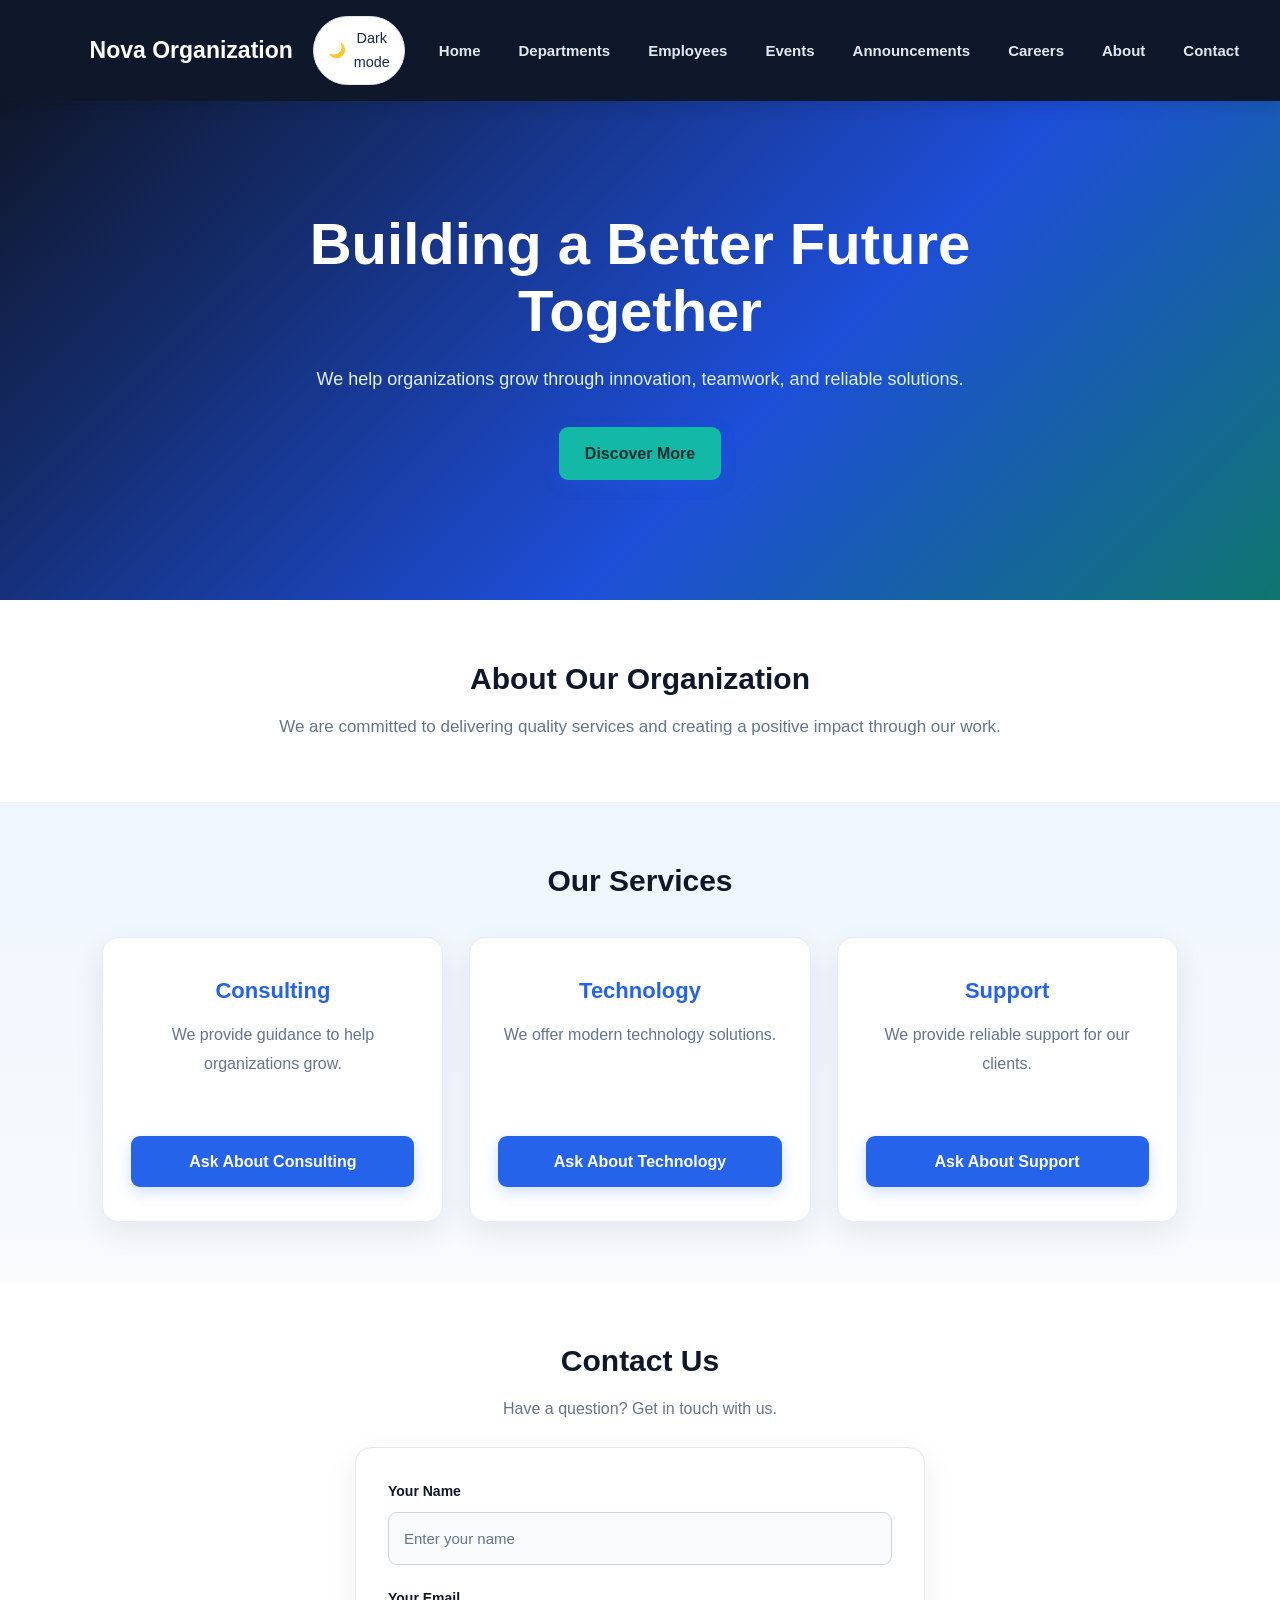
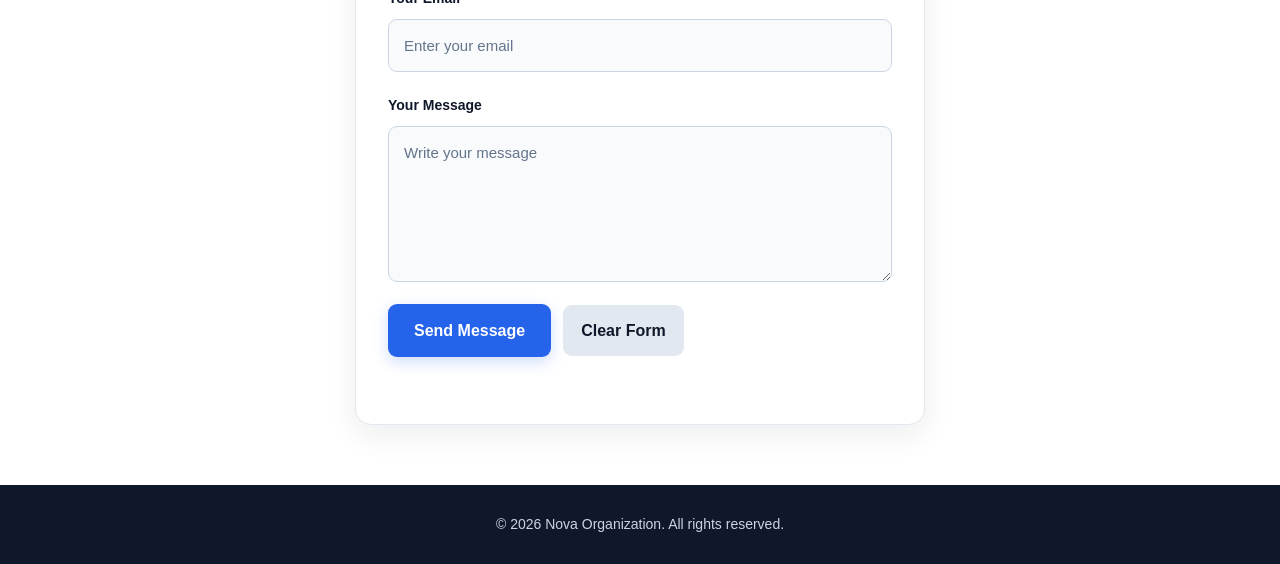
<file: ORGANISATION WEBSITE/index.html>
<!DOCTYPE html>
<html lang="en">
<head>
    <meta charset="UTF-8">
    <meta name="viewport" content="width=device-width, initial-scale=1.0">
    <title>Nova Organization</title>
    <meta name="description" content="Nova Organization provides consulting, technology, and support services.">
    <link rel="stylesheet" href="style.css">
</head>
<body>

    <!-- Navigation -->
    <header>
        
<nav class="navbar">
    <h2 class="logo">Nova Organization</h2>

    <button id="themeToggle" class="theme-toggle"
            type="button"
            aria-label="Switch to dark mode"
            aria-pressed="false">
        <span id="themeIcon" aria-hidden="true">🌙</span>
        <span id="themeLabel">Dark mode</span>
    </button>

    <ul class="nav-links">
    <li><a href="index.html">Home</a></li>
    <li><a href="departments.html">Departments</a></li>
    <li><a href="employees.html">Employees</a></li>
    <li><a href="events.html">Events</a></li>
    <li><a href="news.html">Announcements</a></li>
    <li><a href="careers.html">Careers</a></li>
    <li><a href="#about">About</a></li>
    <li><a href="#contact">Contact</a></li>
</ul>
</nav>

    </header>

    <main id="main-content">

        <!-- Hero -->
        <section id="home" class="hero">
            <h1>Building a Better Future Together</h1>
            <p>We help organizations grow through innovation,
                teamwork, and reliable solutions.</p>
            <button type="button" id="learnMoreBtn" class="btn">
                Discover More
            </button>
        </section>

        <!-- About -->
        <section id="about" class="section">
            <h2>About Our Organization</h2>
            <p>We are committed to delivering quality services
                and creating a positive impact through our work.</p>
        </section>


        <!-- Services -->
        <section id="services" class="section">
            <h2>Our Services</h2>

            <div class="service-container">
                <article class="service-card">
                    <h3>Consulting</h3>
                    <p>We provide guidance to help organizations grow.</p>
                    <button type="button" class="btn service-action"
                            data-service="Consulting">
                        Ask About Consulting
                    </button>
                </article>

                <article class="service-card">
                    <h3>Technology</h3>
                    <p>We offer modern technology solutions.</p>
                    <button type="button" class="btn service-action"
                            data-service="Technology">
                        Ask About Technology
                    </button>
                </article>

                <article class="service-card">
                    <h3>Support</h3>
                    <p>We provide reliable support for our clients.</p>
                    <button type="button" class="btn service-action"
                            data-service="Support">
                        Ask About Support
                    </button>
                </article>
            </div>
        </section>

        <!-- Contact -->
        <section id="contact" class="section contact-section">
            <h2>Contact Us</h2>
            <p>Have a question? Get in touch with us.</p>

            <form id="contactForm">
                <label for="name">Your Name</label>
                <input type="text" id="name" name="name"
                       placeholder="Enter your name"
                       autocomplete="name" required>

                <label for="email">Your Email</label>
                <input type="email" id="email" name="email"
                       placeholder="Enter your email"
                       autocomplete="email" required>

                <label for="message">Your Message</label>
                <textarea id="message" name="message"
                          placeholder="Write your message"
                          rows="5" required></textarea>
                          

                <div class="form-buttons">
                    <button type="submit" class="btn">
                        Send Message
                    </button>
                    <button type="reset" class="reset-btn">
                        Clear Form
                    </button>
                </div>

                <!-- Success message appears here -->
                <p id="formMessage" role="status"
                   aria-live="polite"></p>
            </form>
        </section>

        
    <!-- Footer -->
    <footer>
        <p>&copy; <span id="currentYear"></span>
            Nova Organization. All rights reserved.</p>
    </footer>

    <!-- Back to Top -->
    <button type="button" id="backToTop"
            title="Back to top" aria-label="Back to top">
        ↑
    </button>

    <!-- Load JavaScript once -->
    <script src="script.js"></script>
</body>
</html>
</file>
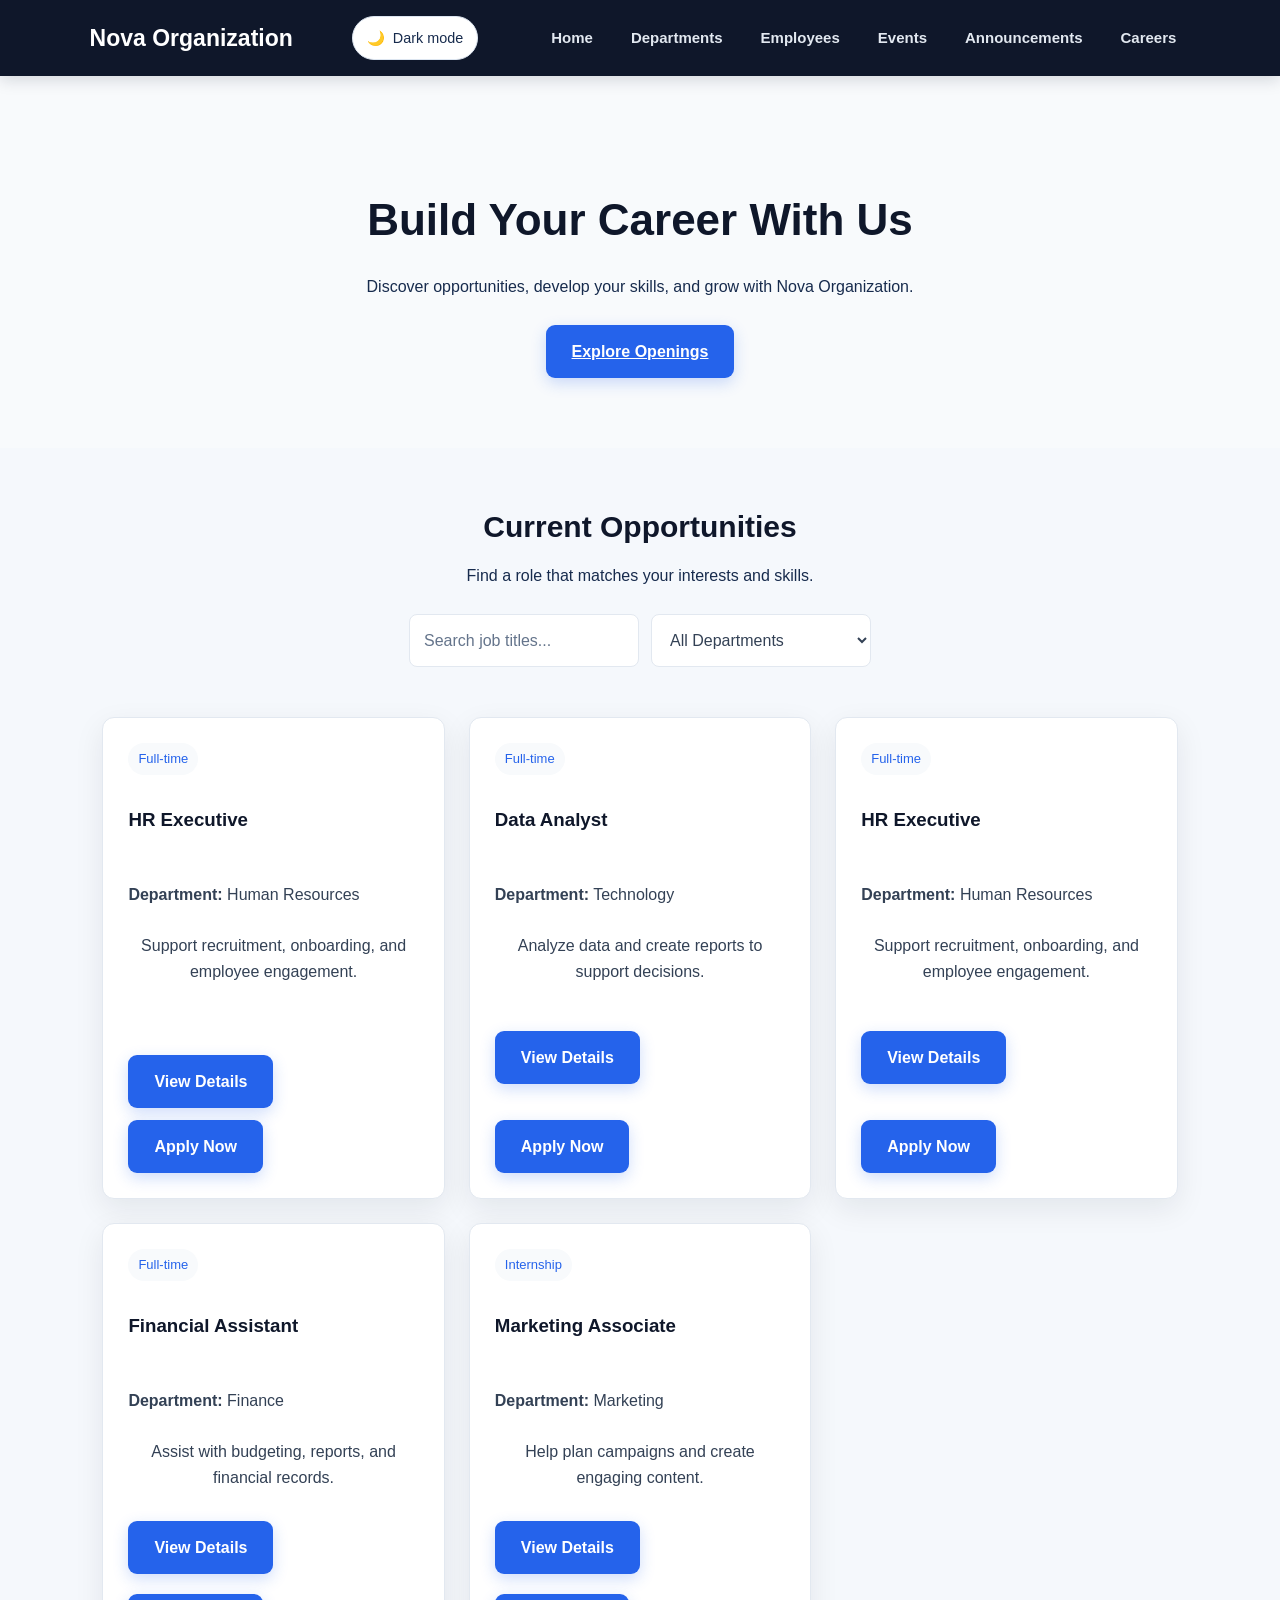
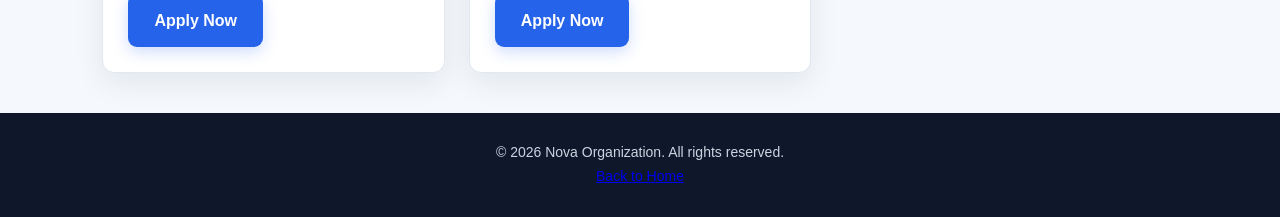
<file: ORGANISATION WEBSITE/careers.html>
<!DOCTYPE html>
<html lang="en">
<head>
    <meta charset="UTF-8">
    <meta name="viewport" content="width=device-width, initial-scale=1.0">
    <meta name="description" content="Explore career opportunities at Nova Organization.">
    <title>Careers | Nova Organization</title>
    <link rel="stylesheet" href="style.css">
</head>
<body>

<header>
    <nav class="navbar">
        <h2 class="logo">Nova Organization</h2>

        <button id="themeToggle" class="theme-toggle"
                type="button" aria-label="Switch to dark mode"
                aria-pressed="false">
            <span id="themeIcon" aria-hidden="true">🌙</span>
            <span id="themeLabel">Dark mode</span>
        </button>

        <ul class="nav-links">
            <li><a href="index.html">Home</a></li>
            <li><a href="departments.html">Departments</a></li>
            <li><a href="employees.html">Employees</a></li>
            <li><a href="events.html">Events</a></li>
            <li><a href="news.html">Announcements</a></li>
            <li><a href="careers.html" aria-current="page">Careers</a></li>
        </ul>
    </nav>
</header>

<main>
    <section class="careers-hero">
        <h1>Build Your Career With Us</h1>
        <p>Discover opportunities, develop your skills, and grow with Nova Organization.</p>
        <a href="#jobListings" class="btn">Explore Openings</a>
    </section>

    <section class="section" id="jobListings">
        <h2>Current Opportunities</h2>
        <p>Find a role that matches your interests and skills.</p>

        <div class="career-filters">
            <input type="search" id="jobSearch"
                   placeholder="Search job titles..."
                   aria-label="Search job titles">

            <select id="jobDepartment" aria-label="Filter by department">
                <option value="all">All Departments</option>
                <option value="Technology">Technology</option>
                <option value="Human Resources">Human Resources</option>
                <option value="Finance">Finance</option>
                <option value="Marketing">Marketing</option>
            </select>
        </div>

        <div class="job-container" id="jobContainer">

            
<article class="job-card"
         data-title="HR Executive"
         data-department="Human Resources">

    <span class="job-tag">Full-time</span>
    <h3>HR Executive</h3>
    <p><strong>Department:</strong> Human Resources</p>
    <p>Support recruitment, onboarding, and employee engagement.</p>

    <div class="job-actions">
        <button type="button" class="btn job-details">View Details</button>
        <button type="button" class="btn apply-job">Apply Now</button>
    </div>

</article>


            <article class="job-card"
                     data-title="Data Analyst"
                     data-department="Technology">
                <span class="job-tag">Full-time</span>
                <h3>Data Analyst</h3>
                <p><strong>Department:</strong> Technology</p>
                <p>Analyze data and create reports to support decisions.</p>
                <button type="button" class="btn job-details">View Details</button>
                <button type="button" class="btn apply-job">Apply Now</button>
            </article>

            <article class="job-card"
                     data-title="HR Executive"
                     data-department="Human Resources">
                <span class="job-tag">Full-time</span>
                <h3>HR Executive</h3>
                <p><strong>Department:</strong> Human Resources</p>
                <p>Support recruitment, onboarding, and employee engagement.</p>
                <button type="button" class="btn job-details">View Details</button>
                <button type="button" class="btn apply-job">Apply Now</button>
            </article>

            <article class="job-card"
                     data-title="Financial Assistant"
                     data-department="Finance">
                <span class="job-tag">Full-time</span>
                <h3>Financial Assistant</h3>
                <p><strong>Department:</strong> Finance</p>
                <p>Assist with budgeting, reports, and financial records.</p>
                <button type="button" class="btn job-details">View Details</button>
                <button type="button" class="btn apply-job">Apply Now</button>
            </article>

            <article class="job-card"
                     data-title="Marketing Associate"
                     data-department="Marketing">
                <span class="job-tag">Internship</span>
                <h3>Marketing Associate</h3>
                <p><strong>Department:</strong> Marketing</p>
                <p>Help plan campaigns and create engaging content.</p>
                <button type="button" class="btn job-details">View Details</button>
                <button type="button" class="btn apply-job">Apply Now</button>
            </article>

        </div>

        <p id="noJobsMessage" hidden>No matching jobs found. Try another search.</p>
    </section>
</main>

<!-- Job details and application modal -->
<div id="careerModal" class="modal" hidden
     role="dialog" aria-modal="true"
     aria-labelledby="careerModalTitle">
    <div class="modal-content">
        <button type="button" id="closeCareerModal"
                class="close-modal" aria-label="Close dialog">✕</button>
        <h2 id="careerModalTitle"></h2>
        <div id="careerModalBody"></div>
    </div>
</div>

<footer>
    <p>&copy; <span id="currentYear"></span> Nova Organization. All rights reserved.</p>
    <p><a href="index.html">Back to Home</a></p>
</footer>

<script src="script.js"></script>
<script src="careers.js"></script>
</body>
</html>
</file>
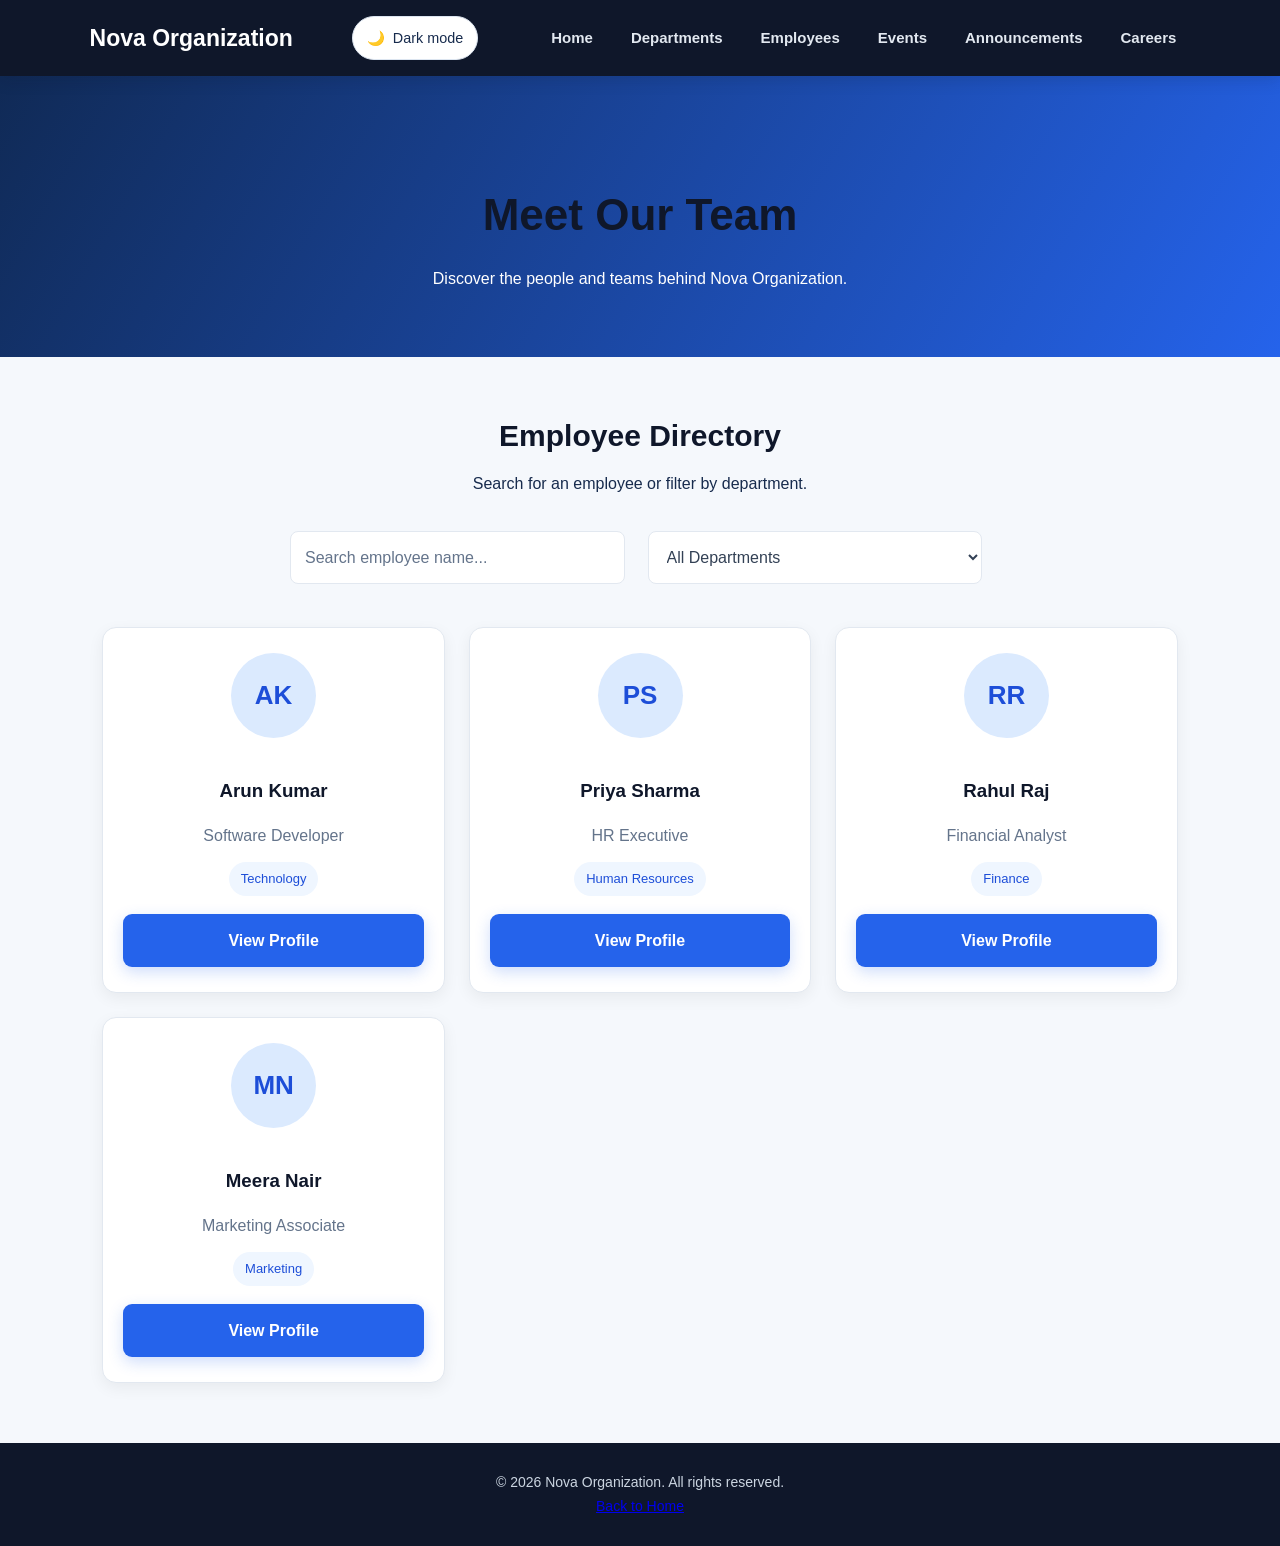
<file: ORGANISATION WEBSITE/employees.html>
<!DOCTYPE html>
<html lang="en">
<head>
    <meta charset="UTF-8">
    <meta name="viewport" content="width=device-width, initial-scale=1.0">
    <meta name="description" content="Meet the team at Nova Organization.">
    <title>Employees | Nova Organization</title>
    <link rel="stylesheet" href="style.css">

    <style>
        /* Employee page layout */
        .employees-hero {
            padding: 65px 20px;
            text-align: center;
            background: linear-gradient(120deg, #102a56, #2563eb);
            color: white;
        }

        .employees-hero h1 {
            margin-bottom: 12px;
        }

        .employee-filters {
            display: flex;
            gap: 15px;
            max-width: 700px;
            margin: 25px auto 35px;
        }

        .employee-filters input,
        .employee-filters select {
            flex: 1;
            min-width: 0;
            padding: 12px;
            border: 1px solid #cbd5e1;
            border-radius: 8px;
            font: inherit;
        }

        .employee-directory {
            display: grid;
            grid-template-columns: repeat(3, minmax(0, 1fr));
            gap: 24px;
        }

        .employee-card {
            padding: 25px 20px;
            text-align: center;
            border: 1px solid #e2e8f0;
            border-radius: 14px;
            background: white;
            box-shadow: 0 5px 16px rgba(0, 0, 0, 0.06);
        }

        .employee-card[hidden] {
            display: none !important;
        }

        .employee-avatar {
            display: flex;
            align-items: center;
            justify-content: center;
            width: 85px;
            height: 85px;
            margin: 0 auto 18px;
            border-radius: 50%;
            background: #dbeafe;
            color: #1d4ed8;
            font-size: 26px;
            font-weight: bold;
        }

        .employee-card h3 {
            margin-bottom: 8px;
        }

        .employee-card p {
            margin: 8px 0 15px;
            color: #64748b;
        }

        .employee-department {
            display: inline-block;
            margin-bottom: 18px;
            padding: 6px 12px;
            border-radius: 20px;
            background: #eff6ff;
            color: #1d4ed8;
            font-size: 13px;
        }

        .employee-details {
            display: block;
            width: 100%;
            cursor: pointer;
            border: none;
        }

        /* Profile popup */
        #employeeModal[hidden] {
            display: none !important;
        }

        #employeeModal:not([hidden]) {
            position: fixed;
            inset: 0;
            z-index: 9999;
            display: flex;
            align-items: center;
            justify-content: center;
            padding: 20px;
            background: rgba(15, 23, 42, 0.7);
            overflow-y: auto;
        }

        #employeeModal .modal-content {
            position: relative;
            width: 100%;
            max-width: 500px;
            max-height: 85vh;
            overflow-y: auto;
            box-sizing: border-box;
            padding: 30px;
            border-radius: 14px;
            background: white;
            color: #1e293b;
            box-shadow: 0 15px 45px rgba(0, 0, 0, 0.25);
        }

        #employeeModalTitle {
            padding-right: 30px;
            margin-bottom: 20px;
        }

        #employeeModalBody p {
            margin: 14px 0;
            line-height: 1.7;
            overflow-wrap: anywhere;
        }

        #closeEmployeeModal {
            position: absolute;
            top: 12px;
            right: 14px;
            border: none;
            background: transparent;
            color: inherit;
            font-size: 24px;
            cursor: pointer;
            padding: 5px 10px;
        }

        #closeEmployeeModal:focus-visible,
        .employee-details:focus-visible {
            outline: 3px solid #60a5fa;
            outline-offset: 3px;
        }

        /* Dark mode */
        body.dark-mode .employee-card {
            background: #1f2937;
            border-color: #374151;
            color: #f9fafb;
        }

        body.dark-mode .employee-card p {
            color: #cbd5e1;
        }

        body.dark-mode .employee-department {
            background: #1e3a8a;
            color: #dbeafe;
        }

        body.dark-mode .employee-filters input,
        body.dark-mode .employee-filters select {
            background: #1f2937;
            color: white;
            border-color: #4b5563;
        }

        body.dark-mode #employeeModal .modal-content {
            background: #1f2937;
            color: #f9fafb;
        }

        @media (max-width: 900px) {
            .employee-directory {
                grid-template-columns: repeat(2, minmax(0, 1fr));
            }
        }

        @media (max-width: 600px) {
            .employees-hero {
                padding: 45px 18px;
            }

            .employee-filters {
                flex-direction: column;
            }

            .employee-filters input,
            .employee-filters select {
                width: 100%;
                box-sizing: border-box;
            }

            .employee-directory {
                grid-template-columns: 1fr;
            }

            #employeeModal:not([hidden]) {
                padding: 12px;
            }

            #employeeModal .modal-content {
                padding: 24px 20px;
            }
        }
    </style>
</head>

<body>

<header>
    <nav class="navbar">
        <h2 class="logo">Nova Organization</h2>

        <button id="themeToggle" class="theme-toggle"
                type="button" aria-label="Switch to dark mode"
                aria-pressed="false">
            <span id="themeIcon" aria-hidden="true">🌙</span>
            <span id="themeLabel">Dark mode</span>
        </button>

        <ul class="nav-links">
            <li><a href="index.html">Home</a></li>
            <li><a href="departments.html">Departments</a></li>
            <li><a href="employees.html" aria-current="page">Employees</a></li>
            <li><a href="events.html">Events</a></li>
            <li><a href="news.html">Announcements</a></li>
            <li><a href="careers.html">Careers</a></li>
        </ul>
    </nav>
</header>

<main>
    <section class="employees-hero">
        <h1>Meet Our Team</h1>
        <p>Discover the people and teams behind Nova Organization.</p>
    </section>

    <section class="section">
        <h2>Employee Directory</h2>
        <p>Search for an employee or filter by department.</p>

        <div class="employee-filters">
            <input
                type="search"
                id="employeeSearch"
                placeholder="Search employee name..."
                aria-label="Search employee name"
            >

            <select id="departmentFilter" aria-label="Filter by department">
                <option value="all">All Departments</option>
                <option value="Technology">Technology</option>
                <option value="Human Resources">Human Resources</option>
                <option value="Finance">Finance</option>
                <option value="Marketing">Marketing</option>
            </select>
        </div>

        <div class="employee-directory">

            <article class="employee-card"
                data-name="Arun Kumar"
                data-department="Technology"
                data-role="Software Developer"
                data-email="arun@example.com"
                data-about="Arun works on building and maintaining web applications.">

                <div class="employee-avatar">AK</div>
                <h3>Arun Kumar</h3>
                <p>Software Developer</p>
                <span class="employee-department">Technology</span>
                <button type="button" class="btn employee-details">
                    View Profile
                </button>
            </article>

            <article class="employee-card"
                data-name="Priya Sharma"
                data-department="Human Resources"
                data-role="HR Executive"
                data-email="priya@example.com"
                data-about="Priya supports recruitment, onboarding, and employee engagement.">

                <div class="employee-avatar">PS</div>
                <h3>Priya Sharma</h3>
                <p>HR Executive</p>
                <span class="employee-department">Human Resources</span>
                <button type="button" class="btn employee-details">
                    View Profile
                </button>
            </article>

            <article class="employee-card"
                data-name="Rahul Raj"
                data-department="Finance"
                data-role="Financial Analyst"
                data-email="rahul@example.com"
                data-about="Rahul supports financial reporting, analysis, and budgeting.">

                <div class="employee-avatar">RR</div>
                <h3>Rahul Raj</h3>
                <p>Financial Analyst</p>
                <span class="employee-department">Finance</span>
                <button type="button" class="btn employee-details">
                    View Profile
                </button>
            </article>

            <article class="employee-card"
                data-name="Meera Nair"
                data-department="Marketing"
                data-role="Marketing Associate"
                data-email="meera@example.com"
                data-about="Meera helps create marketing campaigns and improve audience engagement.">

                <div class="employee-avatar">MN</div>
                <h3>Meera Nair</h3>
                <p>Marketing Associate</p>
                <span class="employee-department">Marketing</span>
                <button type="button" class="btn employee-details">
                    View Profile
                </button>
            </article>

        </div>

        <p id="employeeEmpty" hidden>
            No employees found. Try another search.
        </p>
    </section>
</main>

<!-- Employee profile popup -->
<div id="employeeModal" hidden
     role="dialog"
     aria-modal="true"
     aria-labelledby="employeeModalTitle">

    <div class="modal-content">
        <button type="button"
                id="closeEmployeeModal"
                aria-label="Close profile"
                title="Close profile">
            ✕
        </button>

        <h2 id="employeeModalTitle">Employee Profile</h2>
        <div id="employeeModalBody"></div>
    </div>
</div>

<footer>
    <p>&copy; <span id="currentYear"></span> Nova Organization. All rights reserved.</p>
    <p><a href="index.html">Back to Home</a></p>
</footer>

<script src="script.js"></script>
<script src="employees.js"></script>

</body>
</html>
</file>
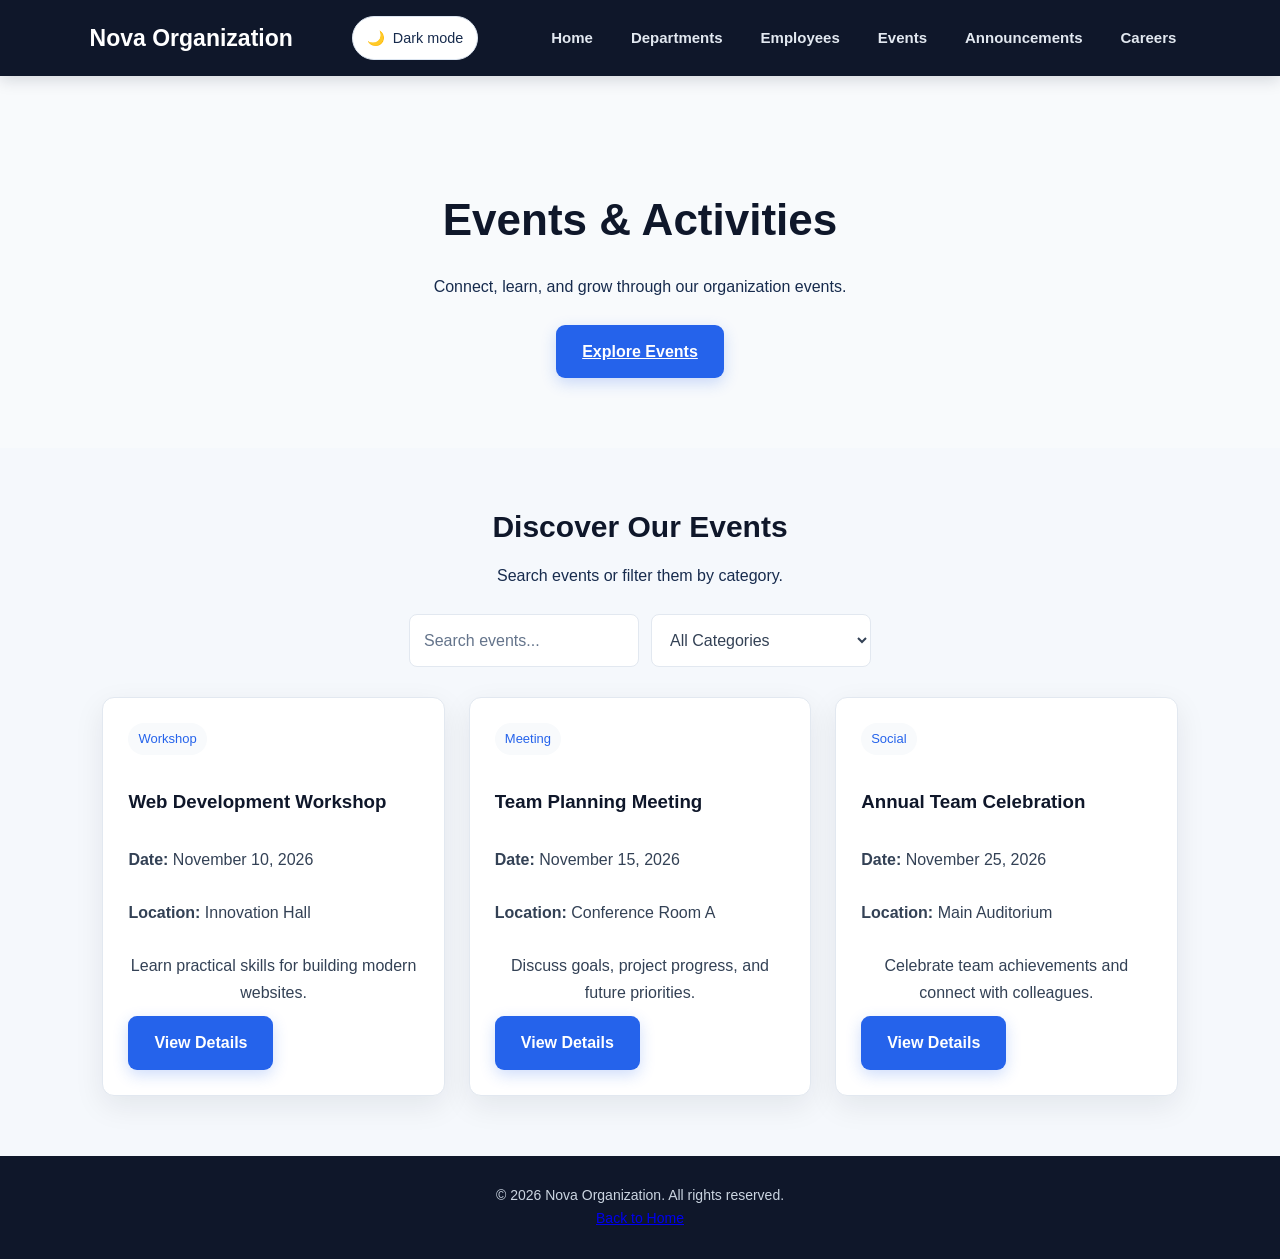
<file: ORGANISATION WEBSITE/events.html>
<!DOCTYPE html>
<html lang="en">
<head>
    <meta charset="UTF-8">
    <meta name="viewport" content="width=device-width, initial-scale=1.0">
    <meta name="description" content="Discover events at Nova Organization.">
    <title>Events | Nova Organization</title>
    <link rel="stylesheet" href="style.css">
</head>
<body>

<header>
    <nav class="navbar">
        <h2 class="logo">Nova Organization</h2>

        <button id="themeToggle" class="theme-toggle"
                type="button" aria-label="Switch to dark mode"
                aria-pressed="false">
            <span id="themeIcon" aria-hidden="true">🌙</span>
            <span id="themeLabel">Dark mode</span>
        </button>

        <ul class="nav-links">
            <li><a href="index.html">Home</a></li>
            <li><a href="departments.html">Departments</a></li>
            <li><a href="employees.html">Employees</a></li>
            <li><a href="events.html" aria-current="page">Events</a></li>
            <li><a href="news.html">Announcements</a></li>
            <li><a href="careers.html">Careers</a></li>
        </ul>
    </nav>
</header>

<main>
    <section class="events-hero">
        <h1>Events & Activities</h1>
        <p>Connect, learn, and grow through our organization events.</p>
        <a href="#eventListings" class="btn">Explore Events</a>
    </section>

    <section class="section" id="eventListings">
        <h2>Discover Our Events</h2>
        <p>Search events or filter them by category.</p>

        <div class="event-filters">
            <input type="search" id="eventSearch"
                   placeholder="Search events..."
                   aria-label="Search events">

            <select id="eventCategory" aria-label="Filter events by category">
                <option value="all">All Categories</option>
                <option value="Workshop">Workshop</option>
                <option value="Meeting">Meeting</option>
                <option value="Social">Social</option>
            </select>
        </div>

        <div class="event-listing">

            <article class="event-card"
                     data-title="Web Development Workshop"
                     data-category="Workshop"
                     data-date="November 10, 2026"
                     data-location="Innovation Hall"
                     data-description="A hands-on session covering modern HTML, CSS, JavaScript, and responsive web design.">
                <span class="event-tag">Workshop</span>
                <h3>Web Development Workshop</h3>
                <p><strong>Date:</strong> November 10, 2026</p>
                <p><strong>Location:</strong> Innovation Hall</p>
                <p>Learn practical skills for building modern websites.</p>
                <button type="button" class="btn event-details">View Details</button>
            </article>

            <article class="event-card"
                     data-title="Team Planning Meeting"
                     data-category="Meeting"
                     data-date="November 15, 2026"
                     data-location="Conference Room A"
                     data-description="A team session to review project progress, discuss priorities, and plan upcoming work.">
                <span class="event-tag">Meeting</span>
                <h3>Team Planning Meeting</h3>
                <p><strong>Date:</strong> November 15, 2026</p>
                <p><strong>Location:</strong> Conference Room A</p>
                <p>Discuss goals, project progress, and future priorities.</p>
                <button type="button" class="btn event-details">View Details</button>
            </article>

            <article class="event-card"
                     data-title="Annual Team Celebration"
                     data-category="Social"
                     data-date="November 25, 2026"
                     data-location="Main Auditorium"
                     data-description="An organization-wide gathering to celebrate achievements and recognize teamwork.">
                <span class="event-tag">Social</span>
                <h3>Annual Team Celebration</h3>
                <p><strong>Date:</strong> November 25, 2026</p>
                <p><strong>Location:</strong> Main Auditorium</p>
                <p>Celebrate team achievements and connect with colleagues.</p>
                <button type="button" class="btn event-details">View Details</button>
            </article>

        </div>

        <p id="noEventsMessage" hidden>No matching events found.</p>
    </section>
</main>

<!-- Event details modal -->
<div id="eventModal" class="modal" hidden
     role="dialog" aria-modal="true"
     aria-labelledby="eventModalTitle">
    <div class="modal-content">
        <button type="button" id="closeEventModal"
                class="close-modal" aria-label="Close dialog">✕</button>
        <h2 id="eventModalTitle">Event Details</h2>
        <div id="eventModalBody"></div>
    </div>
</div>

<footer>
    <p>&copy; <span id="currentYear"></span> Nova Organization. All rights reserved.</p>
    <p><a href="index.html">Back to Home</a></p>
</footer>

<script src="script.js"></script>
<script src="events.js"></script>
</body>
</html>
</file>
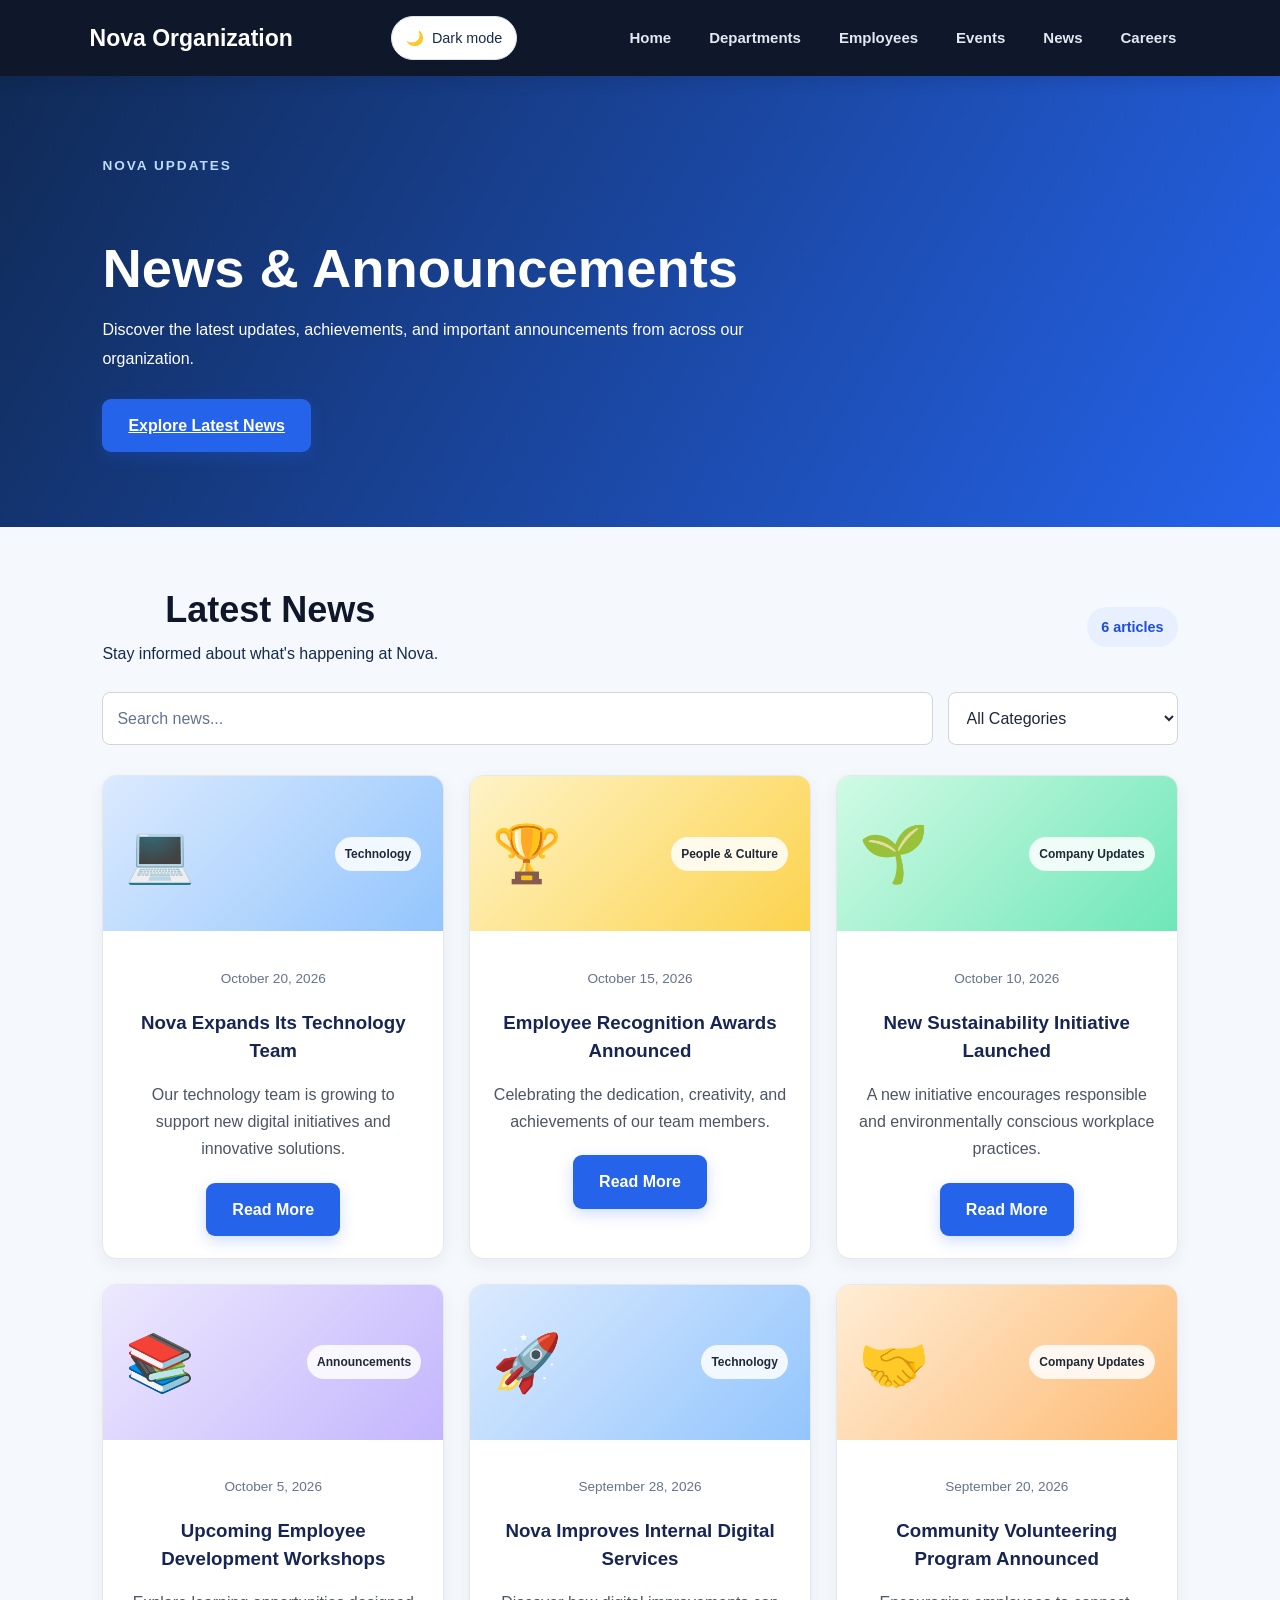
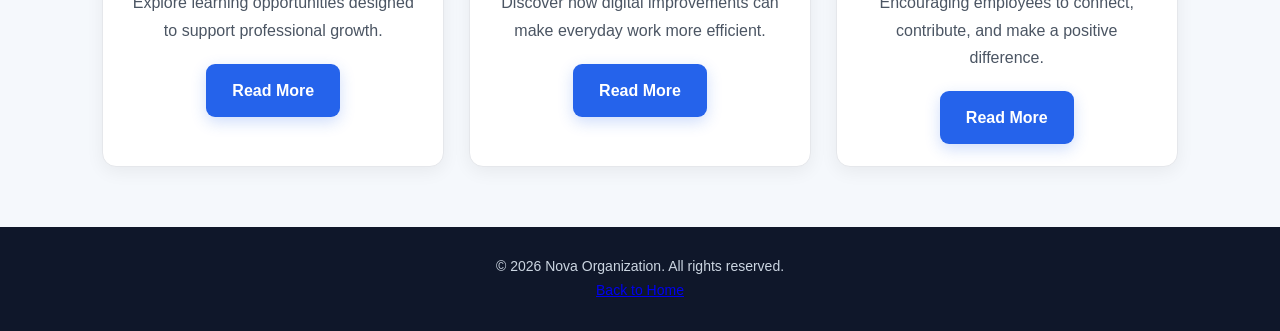
<file: ORGANISATION WEBSITE/news.html>
<!DOCTYPE html>
<html lang="en">
<head>
    <meta charset="UTF-8">
    <meta name="viewport" content="width=device-width, initial-scale=1.0">
    <meta name="description" content="Latest news, updates, and announcements from Nova Organization.">
    <title>News | Nova Organization</title>
    <link rel="stylesheet" href="style.css">
</head>
<body>

<header>
    <nav class="navbar">
        <h2 class="logo">Nova Organization</h2>

        <button id="themeToggle" class="theme-toggle"
                type="button" aria-label="Switch to dark mode"
                aria-pressed="false">
            <span id="themeIcon" aria-hidden="true">🌙</span>
            <span id="themeLabel">Dark mode</span>
        </button>

        <ul class="nav-links">
            <li><a href="index.html">Home</a></li>
            <li><a href="departments.html">Departments</a></li>
            <li><a href="employees.html">Employees</a></li>
            <li><a href="events.html">Events</a></li>
            <li><a href="news.html" aria-current="page">News</a></li>
            <li><a href="careers.html">Careers</a></li>
        </ul>
    </nav>
</header>

<main>
    <!-- News hero section -->
    <section class="news-hero">
        <div class="news-hero-content">
            <span class="news-eyebrow">NOVA UPDATES</span>
            <h1>News & Announcements</h1>
            <p>
                Discover the latest updates, achievements, and important
                announcements from across our organization.
            </p>
            <a href="#news-list" class="btn">Explore Latest News</a>
        </div>
    </section>

    <!-- News search and filters -->
    <section class="section" id="news-list">
        <div class="news-section-heading">
            <div>
                <h2>Latest News</h2>
                <p>Stay informed about what's happening at Nova.</p>
            </div>
            <span id="newsCount" class="news-count">6 articles</span>
        </div>

        <div class="news-filters">
            <input
                type="search"
                id="newsSearch"
                placeholder="Search news..."
                aria-label="Search news by title or keyword"
            >

            <select id="newsCategory" aria-label="Filter news by category">
                <option value="all">All Categories</option>
                <option value="Company">Company Updates</option>
                <option value="Technology">Technology</option>
                <option value="People">People & Culture</option>
                <option value="Announcements">Announcements</option>
            </select>
        </div>

        <div class="news-grid">

            <article class="news-card"
                     data-title="Nova expands its technology team"
                     data-category="Technology"
                     data-date="October 20, 2026"
                     data-image="💻"
                     data-summary="Nova is expanding its technology team to support new digital initiatives."
                     data-content="Nova Organization is expanding its technology team to support new digital initiatives. The expansion will focus on web development, software engineering, automation, and improving internal digital services. This is a demonstration article for the website.">
                <div class="news-image news-image-blue">
                    <span>💻</span>
                    <span class="news-image-label">Technology</span>
                </div>
                <div class="news-card-body">
                    <p class="news-date">October 20, 2026</p>
                    <h3>Nova Expands Its Technology Team</h3>
                    <p>Our technology team is growing to support new digital initiatives and innovative solutions.</p>
                    <button type="button" class="btn read-news">Read More</button>
                </div>
            </article>

            <article class="news-card"
                     data-title="Employee recognition awards announced"
                     data-category="People"
                     data-date="October 15, 2026"
                     data-image="🏆"
                     data-summary="Nova celebrates employees who demonstrate teamwork, dedication, and creativity."
                     data-content="Nova Organization celebrates employees who demonstrate teamwork, dedication, and creativity. The employee recognition initiative highlights contributions across departments and encourages a culture of collaboration and continuous improvement. This is a demonstration article for the website.">
                <div class="news-image news-image-gold">
                    <span>🏆</span>
                    <span class="news-image-label">People & Culture</span>
                </div>
                <div class="news-card-body">
                    <p class="news-date">October 15, 2026</p>
                    <h3>Employee Recognition Awards Announced</h3>
                    <p>Celebrating the dedication, creativity, and achievements of our team members.</p>
                    <button type="button" class="btn read-news">Read More</button>
                </div>
            </article>

            <article class="news-card"
                     data-title="New sustainability initiative launched"
                     data-category="Company"
                     data-date="October 10, 2026"
                     data-image="🌱"
                     data-summary="Nova introduces a sustainability initiative focused on responsible workplace practices."
                     data-content="Nova Organization is introducing a sustainability initiative focused on responsible workplace practices, reducing unnecessary waste, and encouraging employees to make environmentally conscious choices. This is a demonstration article for the website.">
                <div class="news-image news-image-green">
                    <span>🌱</span>
                    <span class="news-image-label">Company Updates</span>
                </div>
                <div class="news-card-body">
                    <p class="news-date">October 10, 2026</p>
                    <h3>New Sustainability Initiative Launched</h3>
                    <p>A new initiative encourages responsible and environmentally conscious workplace practices.</p>
                    <button type="button" class="btn read-news">Read More</button>
                </div>
            </article>

            <article class="news-card"
                     data-title="Upcoming employee development workshops"
                     data-category="Announcements"
                     data-date="October 5, 2026"
                     data-image="📚"
                     data-summary="Professional development workshops will help employees strengthen their skills."
                     data-content="Nova Organization plans to conduct employee development workshops covering communication, collaboration, problem-solving, and professional growth. Employees can use these sessions to strengthen existing skills and explore new learning opportunities. This is a demonstration article for the website.">
                <div class="news-image news-image-purple">
                    <span>📚</span>
                    <span class="news-image-label">Announcements</span>
                </div>
                <div class="news-card-body">
                    <p class="news-date">October 5, 2026</p>
                    <h3>Upcoming Employee Development Workshops</h3>
                    <p>Explore learning opportunities designed to support professional growth.</p>
                    <button type="button" class="btn read-news">Read More</button>
                </div>
            </article>

            <article class="news-card"
                     data-title="Nova improves internal digital services"
                     data-category="Technology"
                     data-date="September 28, 2026"
                     data-image="🚀"
                     data-summary="The organization is working to improve the usability of its internal digital services."
                     data-content="Nova Organization continues to explore improvements to its internal digital services. The goal is to simplify common workflows, make information easier to access, and create a more convenient digital experience for employees. This is a demonstration article for the website.">
                <div class="news-image news-image-blue">
                    <span>🚀</span>
                    <span class="news-image-label">Technology</span>
                </div>
                <div class="news-card-body">
                    <p class="news-date">September 28, 2026</p>
                    <h3>Nova Improves Internal Digital Services</h3>
                    <p>Discover how digital improvements can make everyday work more efficient.</p>
                    <button type="button" class="btn read-news">Read More</button>
                </div>
            </article>

            <article class="news-card"
                     data-title="Community volunteering program announced"
                     data-category="Company"
                     data-date="September 20, 2026"
                     data-image="🤝"
                     data-summary="Nova introduces a community volunteering program to encourage employee participation."
                     data-content="Nova Organization is introducing a community volunteering program to encourage employees to contribute their time and skills to community activities. The initiative aims to promote teamwork, social responsibility, and meaningful community engagement. This is a demonstration article for the website.">
                <div class="news-image news-image-orange">
                    <span>🤝</span>
                    <span class="news-image-label">Company Updates</span>
                </div>
                <div class="news-card-body">
                    <p class="news-date">September 20, 2026</p>
                    <h3>Community Volunteering Program Announced</h3>
                    <p>Encouraging employees to connect, contribute, and make a positive difference.</p>
                    <button type="button" class="btn read-news">Read More</button>
                </div>
            </article>

        </div>

        <p id="newsEmpty" class="news-empty" hidden>
            No news articles found. Try another search or category.
        </p>
    </section>
</main>

<!-- News article modal -->
<div id="newsModal" class="modal" hidden
     role="dialog" aria-modal="true"
     aria-labelledby="newsModalTitle">
    <div class="modal-content news-modal-content">
        <button type="button" id="closeNewsModal"
                class="close-modal" aria-label="Close article">✕</button>

        <span id="newsModalCategory" class="news-modal-category"></span>
        <p id="newsModalDate" class="news-date"></p>
        <h2 id="newsModalTitle">News Article</h2>
        <p id="newsModalSummary"></p>
        <div id="newsModalContent"></div>
    </div>
</div>

<footer>
    <p>&copy; <span id="currentYear"></span> Nova Organization. All rights reserved.</p>
    <p><a href="index.html">Back to Home</a></p>
</footer>

<script src="script.js"></script>
<script src="news.js"></script>
</body>
</html>
</file>
<file: ORGANISATION WEBSITE/style.css>
/* ========================================
   NOVA ORGANIZATION - PROFESSIONAL THEME
======================================== */

:root {
    --primary: #2563eb;
    --primary-dark: #1d4ed8;
    --navy: #0f172a;
    --teal: #14b8a6;
    --background: #f8fafc;
    --text: #334155;
    --muted: #64748b;
    --white: #ffffff;
    --border: #e2e8f0;
    --shadow: 0 10px 30px rgba(15, 23, 42, 0.08);
}

* {
    box-sizing: border-box;
}

html {
    scroll-behavior: smooth;
}

body {
    margin: 0;
    background: var(--background);
    color: var(--text);
    font-family: "Segoe UI", Arial, sans-serif;
    line-height: 1.7;
}

button, input, textarea {
    font: inherit;
}

#home, #about, #services, #contact {
    scroll-margin-top: 85px;
}

/* Navigation */
.navbar {
    display: flex;
    justify-content: space-between;
    align-items: center;
    gap: 20px;
    padding: 16px 7%;
    background: var(--navy);
    position: sticky;
    top: 0;
    z-index: 100;
    box-shadow: 0 4px 15px rgba(15, 23, 42, 0.15);
}

.logo {
    color: var(--white);
    font-size: 23px;
    font-weight: 800;
    margin: 0;
    white-space: nowrap;
}

.nav-links {
    display: flex;
    align-items: center;
    gap: 10px;
    list-style: none;
    padding: 0;
    margin: 0;
}

.nav-links a {
    display: block;
    padding: 9px 14px;
    color: #e2e8f0;
    font-size: 15px;
    font-weight: 600;
    text-decoration: none;
    border-radius: 8px;
    transition: background-color 0.25s, color 0.25s;
}

.nav-links a:hover {
    color: var(--white);
    background: rgba(255, 255, 255, 0.12);
}

.menu-toggle {
    display: none;
    color: var(--white);
    background: transparent;
    border: 1px solid #475569;
    border-radius: 8px;
    padding: 5px 11px;
    font-size: 25px;
    cursor: pointer;
}

/* Hero */
.hero {
    position: relative;
    overflow: hidden;
    text-align: center;
    padding: 110px 20px 120px;
    color: var(--white);
    background: linear-gradient(
        135deg, #0f172a 0%, #1d4ed8 60%, #0f766e 100%
    );
}

.hero h1 {
    max-width: 850px;
    margin: 0 auto 20px;
    font-size: clamp(34px, 5vw, 58px);
    line-height: 1.15;
    color: var(--white);
}

.hero p {
    max-width: 650px;
    margin: 0 auto 32px;
    color: #e0f2fe;
    font-size: 18px;
}

/* Buttons */
.btn {
    display: inline-block;
    padding: 13px 26px;
    border: none;
    border-radius: 9px;
    background: var(--primary);
    color: var(--white);
    font-weight: 700;
    cursor: pointer;
    box-shadow: 0 5px 15px rgba(37, 99, 235, 0.22);
    transition: background-color 0.25s, transform 0.25s;
}

.btn:hover {
    background: var(--primary-dark);
    transform: translateY(-2px);
}

.hero .btn {
    background: var(--teal);
    color: #042f2e;
}

.hero .btn:hover {
    background: #5eead4;
}

/* General sections */
.section {
    padding: 80px 7%;
    text-align: center;
}

.section h2 {
    color: var(--navy);
    font-size: clamp(28px, 3vw, 36px);
    line-height: 1.25;
    margin: 0 0 20px;
}

#about {
    background: var(--white);
}

#about p {
    max-width: 760px;
    margin: 0 auto;
    color: var(--muted);
    font-size: 17px;
}

/* Services */
#services {
    background: linear-gradient(180deg, #eff6ff, #f8fafc);
}

#services h2 {
    margin-bottom: 38px;
}

.service-container {
    display: grid;
    grid-template-columns: repeat(3, minmax(0, 1fr));
    align-items: stretch;
    gap: 26px;
    max-width: 1120px;
    margin: 0 auto;
}

.service-card {
    display: flex;
    flex-direction: column;
    align-items: center;
    min-width: 0;
    min-height: 285px;
    padding: 34px 28px;
    background: var(--white);
    border: 1px solid #e5edfa;
    border-radius: 16px;
    box-shadow: var(--shadow);
    transition: transform 0.3s, box-shadow 0.3s;
}

.service-card:hover {
    transform: translateY(-5px);
    box-shadow: 0 18px 35px rgba(37, 99, 235, 0.12);
}

.service-card h3 {
    margin: 0 0 12px;
    color: var(--primary);
    font-size: 22px;
}

.service-card p {
    flex-grow: 1;
    min-height: 60px;
    margin: 0 0 24px;
    color: var(--muted);
    line-height: 1.8;
}

.service-card .btn {
    margin-top: auto;
    width: 100%;
    padding: 12px 14px;
}

/* Contact section */
.contact-section {
    background: var(--white);
}

.contact-section > p {
    margin: 0 auto 28px;
    color: var(--muted);
}

#contact form {
    max-width: 570px;
    margin: 0 auto;
    padding: 32px;
    background: var(--white);
    border: 1px solid var(--border);
    border-radius: 16px;
    box-shadow: var(--shadow);
    text-align: left;
}

#contact label {
    display: block;
    margin: 0 0 8px;
    color: var(--navy);
    font-size: 14px;
    font-weight: 700;
}

#contact input,
#contact textarea {
    display: block;
    width: 100%;
    margin: 0 0 22px;
    padding: 13px 15px;
    border: 1px solid #cbd5e1;
    border-radius: 9px;
    background: #f8fafc;
    color: var(--text);
    font-size: 15px;
}

#contact input:focus,
#contact textarea:focus {
    outline: none;
    background: var(--white);
    border-color: var(--primary);
    box-shadow: 0 0 0 4px rgba(37, 99, 235, 0.12);
}

#contact textarea {
    min-height: 140px;
    resize: vertical;
}

.form-buttons {
    display: flex;
    flex-wrap: wrap;
    align-items: center;
    gap: 12px;
}

.reset-btn {
    padding: 12px 18px;
    background: #e2e8f0;
    border: none;
    border-radius: 9px;
    color: var(--navy);
    font-weight: 600;
    cursor: pointer;
}

.reset-btn:hover {
    background: #cbd5e1;
}

/* Success message */
#formMessage {
    display: block;
    min-height: 0;
    margin: 0;
    text-align: center;
    overflow-wrap: anywhere;
}

#formMessage.success-message {
    margin-top: 20px;
    padding: 14px;
    color: #15803d;
    background: #f0fdf4;
    border: 1px solid #bbf7d0;
    border-radius: 8px;
    font-size: 16px;
    font-weight: 700;
}

#formMessage.error-message {
    margin-top: 15px;
    color: #b91c1c;
    font-weight: 700;
}

/* Footer */
footer {
    padding: 28px 20px;
    background: var(--navy);
    color: #cbd5e1;
    text-align: center;
    font-size: 14px;
}

footer p {
    margin: 0;
}

/* Back to top */
#backToTop {
    display: none;
    position: fixed;
    right: 24px;
    bottom: 24px;
    z-index: 90;
    width: 48px;
    height: 48px;
    border: none;
    border-radius: 14px;
    background: var(--primary);
    color: var(--white);
    font-size: 25px;
    box-shadow: 0 5px 18px rgba(37, 99, 235, 0.3);
    cursor: pointer;
}

#backToTop:hover {
    background: var(--primary-dark);
}

/* Keyboard accessibility */
a:focus-visible,
button:focus-visible,
input:focus-visible,
textarea:focus-visible {
    outline: 3px solid #38bdf8;
    outline-offset: 3px;
}

/* Tablet and mobile */
@media (max-width: 760px) {
    .navbar {
        flex-wrap: wrap;
        padding: 14px 5%;
    }

    .logo {
        font-size: 20px;
    }

    .menu-toggle {
        display: block;
    }

    .nav-links {
        display: none;
        flex-direction: column;
        align-items: stretch;
        gap: 5px;
        width: 100%;
        padding: 12px 0 4px;
    }

    .nav-links.active {
        display: flex;
    }

    .nav-links a {
        padding: 11px 14px;
    }

    .hero {
        padding: 80px 22px 90px;
    }

    .hero p {
        font-size: 16px;
    }

    .section {
        padding: 60px 6%;
    }

    .service-container {
        grid-template-columns: 1fr;
        gap: 20px;
    }

    .service-card {
        min-height: 250px;
    }

    #contact form {
        padding: 24px 18px;
    }
}

@media (prefers-reduced-motion: reduce) {
    html {
        scroll-behavior: auto;
    }

    *,
    *::before,
    *::after {
        transition-duration: 0.01ms !important;
    }
}


/* ==================================
   NOVA ORGANIZATION - NEW FEATURES
   ================================== */

/* Theme variables */
:root {
    color-scheme: light;

    --page-bg: #f5f8fc;
    --surface-bg: #ffffff;
    --text-main: #172b4d;
    --text-muted: #64748b;
    --border-color: #dce5f0;
    --accent-color: #2563eb;
    --accent-hover: #1d4ed8;
    --soft-accent: #eaf2ff;
    --shadow-color: rgba(15, 35, 70, 0.08);
}

body.dark-mode {
    color-scheme: dark;

    --page-bg: #0b1220;
    --surface-bg: #131f33;
    --text-main: #e8eef8;
    --text-muted: #aab8cc;
    --border-color: #2a3a52;
    --accent-color: #75a7ff;
    --accent-hover: #a1c2ff;
    --soft-accent: #1b2d49;
    --shadow-color: rgba(0, 0, 0, 0.22);
}

/* Smooth theme transition */
body {
    background-color: var(--page-bg);
    color: var(--text-main);
    transition: background-color 0.25s ease, color 0.25s ease;
}

/* Apply theme colors to common website sections */
body,
header,
nav,
main,
section,
footer {
    transition: background-color 0.25s ease, color 0.25s ease;
}

body.dark-mode header,
body.dark-mode nav,
body.dark-mode footer {
    background-color: var(--surface-bg);
    color: var(--text-main);
}

body.dark-mode h1,
body.dark-mode h2,
body.dark-mode h3,
body.dark-mode p,
body.dark-mode label {
    color: var(--text-main);
}

body.dark-mode a {
    color: var(--accent-color);
}

/* Theme toggle */
.theme-toggle {
    display: inline-flex;
    align-items: center;
    justify-content: center;
    gap: 8px;
    padding: 9px 14px;
    border: 1px solid var(--border-color);
    border-radius: 999px;
    background: var(--surface-bg);
    color: var(--text-main);
    font: inherit;
    font-size: 0.9rem;
    cursor: pointer;
    transition: background-color 0.2s ease, transform 0.2s ease;
}

.theme-toggle:hover {
    transform: translateY(-1px);
}

/* Statistics section */
.statistics {
    padding: 72px 6%;
    background: var(--page-bg);
    color: var(--text-main);
}

.section-heading {
    max-width: 700px;
    margin: 0 auto 36px;
    text-align: center;
}

.eyebrow {
    margin-bottom: 10px;
    color: var(--accent-color);
    font-size: 0.8rem;
    font-weight: 700;
    letter-spacing: 2px;
}

.section-heading h2 {
    margin: 0 0 12px;
    color: var(--text-main);
    font-size: clamp(1.7rem, 4vw, 2.5rem);
}

.section-heading > p:last-child {
    color: var(--text-muted);
    line-height: 1.7;
}

.stats-grid {
    display: grid;
    grid-template-columns: repeat(4, minmax(0, 1fr));
    gap: 20px;
    max-width: 1150px;
    margin: 0 auto;
}

.stat-card {
    padding: 28px 18px;
    border: 1px solid var(--border-color);
    border-radius: 16px;
    background: var(--surface-bg);
    text-align: center;
    box-shadow: 0 8px 24px var(--shadow-color);
    transition: transform 0.25s ease, box-shadow 0.25s ease;
}

.stat-card:hover {
    transform: translateY(-5px);
    box-shadow: 0 14px 30px var(--shadow-color);
}

.stat-number {
    display: block;
    margin-bottom: 12px;
    color: var(--accent-color);
    font-size: clamp(2rem, 4vw, 3rem);
    font-weight: 800;
    line-height: 1.1;
}

.stat-card h3 {
    margin: 0 0 10px;
    color: var(--text-main);
    font-size: 1.05rem;
}

.stat-card p {
    margin: 0;
    color: var(--text-muted);
    font-size: 0.92rem;
    line-height: 1.6;
}

/* Theme-aware form controls */
body input,
body textarea,
body select {
    background: var(--surface-bg);
    color: var(--text-main);
    border-color: var(--border-color);
}

body input::placeholder,
body textarea::placeholder {
    color: var(--text-muted);
}

.message-meta {
    display: flex;
    justify-content: space-between;
    gap: 12px;
    margin-top: 6px;
    color: var(--text-muted);
    font-size: 0.82rem;
}

#charCount {
    flex-shrink: 0;
    font-variant-numeric: tabular-nums;
}

#charCount.near-limit {
    color: #d97706;
    font-weight: 700;
}

#charCount.at-limit {
    color: #dc2626;
    font-weight: 700;
}

#formMessage {
    min-height: 1.5em;
    margin-top: 12px;
    font-size: 0.95rem;
}

#formMessage.success-message {
    color: #15803d;
}

#formMessage.error-message {
    color: #dc2626;
}

body.dark-mode #formMessage.success-message {
    color: #86efac;
}

body.dark-mode #formMessage.error-message {
    color: #fca5a5;
}

/* Button loading indicator */
.submit-btn:disabled {
    cursor: wait;
    opacity: 0.75;
}

.loading-spinner {
    display: inline-block;
    width: 14px;
    height: 14px;
    margin-right: 8px;
    border: 2px solid currentColor;
    border-right-color: transparent;
    border-radius: 50%;
    vertical-align: -2px;
    animation: nova-spin 0.7s linear infinite;
}

@keyframes nova-spin {
    to {
        transform: rotate(360deg);
    }
}

/* Responsive statistics */
@media (max-width: 900px) {
    .stats-grid {
        grid-template-columns: repeat(2, minmax(0, 1fr));
    }
}

@media (max-width: 520px) {
    .statistics {
        padding: 52px 5%;
    }

    .stats-grid {
        gap: 12px;
    }

    .stat-card {
        padding: 22px 12px;
    }

    .message-meta {
        align-items: flex-start;
        font-size: 0.75rem;
    }

    .theme-toggle {
        padding: 8px 10px;
    }
}

/* Respect reduced-motion preferences */
@media (prefers-reduced-motion: reduce) {
    body,
    header,
    nav,
    main,
    section,
    footer,
    .stat-card,
    .theme-toggle {
        transition: none;
    }

    .loading-spinner {
        animation-duration: 1.5s;
    }
}


/* =====================================
   DARK MODE FIX - NOVA ORGANIZATION
   ===================================== */

body.dark-mode {
    --background: #0b1220;
    --text: #e2e8f0;
    --muted: #aab8cc;
    --white: #131f33;
    --border: #2a3a52;
    --navy: #0b1220;

    background: var(--background);
    color: var(--text);
}

/* Main sections */
body.dark-mode #about,
body.dark-mode .contact-section,
body.dark-mode #contact form,
body.dark-mode .service-card {
    background: var(--white);
    color: var(--text);
}

/* Remove the original light gradient */
body.dark-mode #services {
    background: var(--background);
}

/* Section headings and paragraphs */
body.dark-mode .section h2,
body.dark-mode #contact label,
body.dark-mode .service-card h3 {
    color: var(--text);
}

body.dark-mode #about p,
body.dark-mode .service-card p,
body.dark-mode .contact-section > p {
    color: var(--muted);
}

/* Form fields: override the original #contact input rules */
body.dark-mode #contact input,
body.dark-mode #contact textarea {
    background: #0b1220;
    color: #e2e8f0;
    border-color: #3b4d66;
}

body.dark-mode #contact input::placeholder,
body.dark-mode #contact textarea::placeholder {
    color: #aab8cc;
}

body.dark-mode #contact input:focus,
body.dark-mode #contact textarea:focus {
    background: #101b2d;
    border-color: #75a7ff;
}

/* Reset button */
body.dark-mode .reset-btn {
    background: #2a3a52;
    color: #e2e8f0;
}

/* Theme toggle */
body.dark-mode .theme-toggle {
    background: #1b2d49;
    color: #e2e8f0;
    border-color: #3b4d66;
}

/* Statistics */
body.dark-mode .statistics,
body.dark-mode .stat-card {
    background: var(--background);
    color: var(--text);
}

body.dark-mode .stat-card {
    border-color: #2a3a52;
}

body.dark-mode .stat-card h3,
body.dark-mode .stat-card p {
    color: var(--text);
}

/* Form status */
body.dark-mode #formMessage.success-message {
    background: #123326;
    border-color: #236b49;
    color: #86efac;
}

body.dark-mode #formMessage.error-message {
    color: #fca5a5;
}

/* Preserve the hero's existing professional gradient */
body.dark-mode .hero {
    color: #ffffff;
}

/* ==============================
   STEP 2: ORGANIZATION WEBSITE UI
============================== */

/* Common section styling */
.section {
    padding: 60px 8%;
    scroll-margin-top: 30px;
}

.section > h2 {
    text-align: center;
    font-size: 30px;
    margin-bottom: 15px;
}

.section > p {
    text-align: center;
    margin-bottom: 25px;
    line-height: 1.7;
}

/* Departments, employees, events and jobs */
.department-container,
.employee-container,
.event-container {
    display: grid;
    grid-template-columns: repeat(3, minmax(0, 1fr));
    gap: 24px;
    margin-top: 30px;
}

.department-card,
.employee-card,
.event-card,
.announcement-card,
.job-card {
    background: var(--white);
    color: var(--text);
    padding: 25px;
    border: 1px solid var(--border);
    border-radius: 12px;
    box-shadow: var(--shadow);
    transition: transform 0.25s ease, box-shadow 0.25s ease;
}

.department-card:hover,
.employee-card:hover,
.event-card:hover,
.announcement-card:hover,
.job-card:hover {
    transform: translateY(-5px);
    box-shadow: 0 10px 25px rgba(0, 0, 0, 0.12);
}

.department-card h3,
.employee-card h3,
.event-card h3,
.announcement-card h3,
.job-card h3 {
    color: var(--navy);
    margin-bottom: 12px;
}

.department-card p,
.employee-card p,
.event-card p,
.announcement-card p,
.job-card p {
    line-height: 1.7;
    margin-bottom: 10px;
}

/* Employee search and department filter */
#employeeSearch,
#departmentFilter {
    display: inline-block;
    padding: 12px 14px;
    margin: 8px 8px 8px 0;
    border: 1px solid var(--border);
    border-radius: 8px;
    font: inherit;
    color: var(--text);
    background: var(--white);
}

#employeeSearch {
    width: min(100%, 350px);
}

#departmentFilter {
    max-width: 100%;
}

#employeeSearch:focus,
#departmentFilter:focus {
    outline: 2px solid var(--primary);
    outline-offset: 2px;
}

/* Announcements */
#announcements {
    background: var(--background);
}

.announcement-card {
    max-width: 850px;
    margin: 18px auto;
    border-left: 4px solid var(--primary);
}

/* Careers */
.job-card {
    max-width: 850px;
    margin: 20px auto;
}

.job-card .btn {
    margin-top: 10px;
}

/* Reusable modal */
.modal[hidden] {
    display: none !important;
}

.modal:not([hidden]) {
    position: fixed;
    inset: 0;
    z-index: 1000;
    display: flex;
    align-items: center;
    justify-content: center;
    padding: 20px;
    background: rgba(0, 0, 0, 0.65);
}

.modal-content {
    position: relative;
    width: min(100%, 500px);
    max-height: 85vh;
    overflow-y: auto;
    padding: 35px;
    border-radius: 14px;
    background: var(--white);
    color: var(--text);
    box-shadow: 0 15px 45px rgba(0, 0, 0, 0.25);
}

.modal-content h2 {
    margin-bottom: 20px;
    color: var(--navy);
}

.close-modal {
    position: absolute;
    top: 10px;
    right: 15px;
    width: 36px;
    height: 36px;
    border: none;
    border-radius: 50%;
    background: transparent;
    color: var(--text);
    font-size: 28px;
    cursor: pointer;
}

.close-modal:hover {
    background: var(--background);
}

/* Keyboard focus visibility */
.btn:focus-visible,
a:focus-visible,
button:focus-visible {
    outline: 3px solid var(--primary);
    outline-offset: 3px;
}

/* Responsive tablet layout */
@media (max-width: 900px) {
    .department-container,
    .employee-container,
    .event-container {
        grid-template-columns: repeat(2, minmax(0, 1fr));
    }

    .section {
        padding: 45px 5%;
    }
}

/* Responsive mobile layout */
@media (max-width: 600px) {
    .department-container,
    .employee-container,
    .event-container {
        grid-template-columns: 1fr;
    }

    .section {
        padding: 35px 5%;
    }

    .section > h2 {
        font-size: 25px;
    }

    #employeeSearch,
    #departmentFilter {
        display: block;
        width: 100%;
        margin: 12px 0;
    }

    .department-card,
    .employee-card,
    .event-card,
    .announcement-card,
    .job-card {
        padding: 20px;
    }

    .modal-content {
        padding: 30px 22px;
    }
}

/* Dark mode support for new sections */
body.dark-mode .department-card,
body.dark-mode .employee-card,
body.dark-mode .event-card,
body.dark-mode .announcement-card,
body.dark-mode .job-card,
body.dark-mode .modal-content {
    background: var(--white);
    color: var(--text);
    border-color: var(--border);
}

body.dark-mode .department-card h3,
body.dark-mode .employee-card h3,
body.dark-mode .event-card h3,
body.dark-mode .announcement-card h3,
body.dark-mode .job-card h3,
body.dark-mode .modal-content h2 {
    color: var(--text);
}

body.dark-mode #employeeSearch,
body.dark-mode #departmentFilter {
    background: var(--white);
    color: var(--text);
    border-color: var(--border);
}

body.dark-mode #announcements {
    background: var(--background);
}

/* Departments page */
.department-hero {
    padding: 70px 8%;
    text-align: center;
    background: var(--background);
}

.department-hero h1 {
    color: var(--navy);
    font-size: clamp(30px, 5vw, 44px);
    margin-bottom: 15px;
}

.department-hero p {
    max-width: 650px;
    margin: 0 auto;
    line-height: 1.7;
}

.department-icon {
    font-size: 42px;
    margin-bottom: 15px;
}

.department-card {
    display: flex;
    flex-direction: column;
    align-items: flex-start;
}

.department-card .btn {
    margin-top: auto;
    margin-top: 18px;
}

.department-details:focus-visible,
.close-modal:focus-visible {
    outline: 3px solid var(--primary);
    outline-offset: 3px;
}

@media (max-width: 600px) {
    .department-hero {
        padding: 45px 5%;
    }
}

/* Careers page */
.careers-hero {
    padding: 70px 8%;
    text-align: center;
    background: var(--background);
}

.careers-hero h1 {
    color: var(--navy);
    font-size: clamp(30px, 5vw, 44px);
    margin-bottom: 15px;
}

.careers-hero p {
    max-width: 650px;
    margin: 0 auto 25px;
    line-height: 1.7;
}

.career-filters {
    display: flex;
    flex-wrap: wrap;
    justify-content: center;
    gap: 12px;
    margin: 25px 0 30px;
}

.career-filters input,
.career-filters select {
    padding: 12px 14px;
    border: 1px solid var(--border);
    border-radius: 8px;
    background: var(--white);
    color: var(--text);
    font: inherit;
    min-width: 220px;
}

.job-container {
    display: grid;
    grid-template-columns: repeat(2, minmax(0, 1fr));
    gap: 24px;
}

.job-card {
    display: flex;
    flex-direction: column;
    align-items: flex-start;
}

.job-tag {
    display: inline-block;
    padding: 5px 10px;
    border-radius: 20px;
    background: var(--background);
    color: var(--primary);
    font-size: 13px;
    margin-bottom: 12px;
}

.job-card h3 {
    margin-bottom: 12px;
}

.job-card p {
    line-height: 1.7;
    margin-bottom: 10px;
}

.job-card .btn {
    margin-top: 10px;
    margin-right: 8px;
}

.job-card[hidden] {
    display: none !important;
}

#noJobsMessage {
    text-align: center;
    margin: 25px 0;
}

#careerModalBody p {
    line-height: 1.7;
    margin-top: 15px;
}

#careerModalBody form {
    display: flex;
    flex-direction: column;
    gap: 12px;
    margin-top: 20px;
}

#careerModalBody label {
    font-weight: 600;
}

#careerModalBody input {
    width: 100%;
    padding: 12px;
    border: 1px solid var(--border);
    border-radius: 8px;
    background: var(--white);
    color: var(--text);
    font: inherit;
}

@media (max-width: 600px) {
    .careers-hero {
        padding: 45px 5%;
    }

    .job-container {
        grid-template-columns: 1fr;
    }

    .career-filters {
        flex-direction: column;
    }

    .career-filters input,
    .career-filters select {
        width: 100%;
        min-width: 0;
    }
}

/* Careers page */
.careers-hero {
    padding: 70px 8%;
    text-align: center;
    background: var(--background);
}

.careers-hero h1 {
    color: var(--navy);
    font-size: clamp(30px, 5vw, 44px);
    margin-bottom: 15px;
}

.careers-hero p {
    max-width: 650px;
    margin: 0 auto 25px;
    line-height: 1.7;
}

.career-filters {
    display: flex;
    flex-wrap: wrap;
    justify-content: center;
    gap: 12px;
    margin: 25px 0 30px;
}

.career-filters input,
.career-filters select {
    padding: 12px 14px;
    border: 1px solid var(--border);
    border-radius: 8px;
    background: var(--white);
    color: var(--text);
    font: inherit;
    min-width: 220px;
}

.job-container {
    display: grid;
    grid-template-columns: repeat(2, minmax(0, 1fr));
    gap: 24px;
}

.job-card {
    display: flex;
    flex-direction: column;
    align-items: flex-start;
}

.job-tag {
    display: inline-block;
    padding: 5px 10px;
    border-radius: 20px;
    background: var(--background);
    color: var(--primary);
    font-size: 13px;
    margin-bottom: 12px;
}

.job-card h3 {
    margin-bottom: 12px;
}

.job-card p {
    line-height: 1.7;
    margin-bottom: 10px;
}

.job-card .btn {
    margin-top: 10px;
    margin-right: 8px;
}

.job-card[hidden] {
    display: none !important;
}

#noJobsMessage {
    text-align: center;
    margin: 25px 0;
}

#careerModalBody p {
    line-height: 1.7;
    margin-top: 15px;
}

#careerModalBody form {
    display: flex;
    flex-direction: column;
    gap: 12px;
    margin-top: 20px;
}

#careerModalBody label {
    font-weight: 600;
}

#careerModalBody input {
    width: 100%;
    padding: 12px;
    border: 1px solid var(--border);
    border-radius: 8px;
    background: var(--white);
    color: var(--text);
    font: inherit;
}

@media (max-width: 600px) {
    .careers-hero {
        padding: 45px 5%;
    }

    .job-container {
        grid-template-columns: 1fr;
    }

    .career-filters {
        flex-direction: column;
    }

    .career-filters input,
    .career-filters select {
        width: 100%;
        min-width: 0;
    }
}

/* Employees page */
.employees-hero {
    padding: 70px 8%;
    text-align: center;
    background: var(--background);
}

.employees-hero h1 {
    color: var(--navy);
    font-size: clamp(30px, 5vw, 44px);
    margin-bottom: 15px;
}

.employees-hero p {
    max-width: 650px;
    margin: 0 auto;
    line-height: 1.7;
}

.employee-filters {
    display: flex;
    justify-content: center;
    flex-wrap: wrap;
    gap: 12px;
    margin: 25px 0 30px;
}

.employee-filters input,
.employee-filters select {
    min-width: 220px;
    padding: 12px 14px;
    border: 1px solid var(--border);
    border-radius: 8px;
    background: var(--white);
    color: var(--text);
    font: inherit;
}

.employee-directory {
    display: grid;
    grid-template-columns: repeat(3, minmax(0, 1fr));
    gap: 24px;
}

.employee-directory .employee-card {
    display: flex;
    flex-direction: column;
    align-items: center;
    text-align: center;
}

.employee-avatar {
    display: flex;
    align-items: center;
    justify-content: center;
    width: 76px;
    height: 76px;
    margin-bottom: 18px;
    border-radius: 50%;
    background: var(--background);
    color: var(--primary);
    font-size: 23px;
    font-weight: 700;
}

.employee-directory .employee-card h3 {
    margin-bottom: 8px;
}

.employee-directory .employee-card p {
    margin-bottom: 12px;
}

.employee-department {
    display: inline-block;
    padding: 6px 12px;
    margin-bottom: 15px;
    border-radius: 20px;
    background: var(--background);
    font-size: 13px;
}

.employee-directory .employee-details {
    margin-top: auto;
}

.employee-card[hidden] {
    display: none !important;
}

@media (max-width: 900px) {
    .employee-directory {
        grid-template-columns: repeat(2, minmax(0, 1fr));
    }
}

@media (max-width: 600px) {
    .employees-hero {
        padding: 45px 5%;
    }

    .employee-directory {
        grid-template-columns: 1fr;
    }

    .employee-filters {
        flex-direction: column;
    }

    .employee-filters input,
    .employee-filters select {
        width: 100%;
        min-width: 0;
    }
}


/* Events page */
.events-hero {
    padding: 70px 8%;
    text-align: center;
    background: var(--background);
}

.events-hero h1 {
    color: var(--navy);
    font-size: clamp(30px, 5vw, 44px);
    margin-bottom: 15px;
}

.events-hero p {
    max-width: 650px;
    margin: 0 auto 25px;
    line-height: 1.7;
}

.event-filters {
    display: flex;
    justify-content: center;
    flex-wrap: wrap;
    gap: 12px;
    margin: 25px 0 30px;
}

.event-filters input,
.event-filters select {
    min-width: 220px;
    padding: 12px 14px;
    border: 1px solid var(--border);
    border-radius: 8px;
    background: var(--white);
    color: var(--text);
    font: inherit;
}

.event-listing {
    display: grid;
    grid-template-columns: repeat(3, minmax(0, 1fr));
    gap: 24px;
}

.event-listing .event-card {
    display: flex;
    flex-direction: column;
    align-items: flex-start;
}

.event-tag {
    display: inline-block;
    padding: 5px 10px;
    margin-bottom: 12px;
    border-radius: 20px;
    background: var(--background);
    color: var(--primary);
    font-size: 13px;
}

.event-listing .event-card h3 {
    margin-bottom: 12px;
}

.event-listing .event-card p {
    line-height: 1.7;
    margin-bottom: 10px;
}

.event-listing .event-details {
    margin-top: auto;
}

.event-card[hidden] {
    display: none !important;
}

#noEventsMessage {
    text-align: center;
    margin: 25px 0;
}

@media (max-width: 900px) {
    .event-listing {
        grid-template-columns: repeat(2, minmax(0, 1fr));
    }
}

@media (max-width: 600px) {
    .events-hero {
        padding: 45px 5%;
    }

    .event-listing {
        grid-template-columns: 1fr;
    }

    .event-filters {
        flex-direction: column;
    }

    .event-filters input,
    .event-filters select {
        width: 100%;
        min-width: 0;
    }
}

/* =========================
   NEWS PAGE
========================= */

.news-hero {
    min-height: 330px;
    padding: 75px 8%;
    display: flex;
    align-items: center;
    background: linear-gradient(120deg, #102a56, #2563eb);
    color: white;
}

.news-hero-content {
    max-width: 760px;
}

.news-eyebrow {
    display: inline-block;
    margin-bottom: 15px;
    font-size: 0.85rem;
    font-weight: bold;
    letter-spacing: 2px;
    color: #bfdbfe;
}

.news-hero h1 {
    margin-bottom: 16px;
    font-size: clamp(2rem, 5vw, 3.4rem);
    line-height: 1.15;
}

.news-hero p {
    max-width: 650px;
    margin-bottom: 25px;
    line-height: 1.8;
}

.news-section-heading {
    display: flex;
    justify-content: space-between;
    align-items: center;
    gap: 20px;
    margin-bottom: 25px;
}

.news-section-heading h2 {
    margin-bottom: 8px;
}

.news-section-heading p {
    margin: 0;
}

.news-count {
    padding: 8px 14px;
    border-radius: 20px;
    background: #e8efff;
    color: #1d4ed8;
    font-size: 0.9rem;
    font-weight: bold;
    white-space: nowrap;
}

.news-filters {
    display: flex;
    gap: 15px;
    margin-bottom: 30px;
}

.news-filters input,
.news-filters select {
    min-width: 0;
    padding: 12px 14px;
    border: 1px solid #d1d5db;
    border-radius: 8px;
    background: white;
    color: #1f2937;
    font: inherit;
}

.news-filters input {
    flex: 1;
}

.news-filters select {
    width: 230px;
}

.news-grid {
    display: grid;
    grid-template-columns: repeat(3, minmax(0, 1fr));
    gap: 25px;
}

.news-card {
    overflow: hidden;
    border: 1px solid #e5e7eb;
    border-radius: 14px;
    background: white;
    box-shadow: 0 5px 18px rgba(0, 0, 0, 0.06);
    transition: transform 0.2s ease, box-shadow 0.2s ease;
}

.news-card:hover {
    transform: translateY(-5px);
    box-shadow: 0 12px 25px rgba(0, 0, 0, 0.1);
}

.news-card[hidden] {
    display: none !important;
}

.news-image {
    min-height: 155px;
    padding: 22px;
    display: flex;
    justify-content: space-between;
    align-items: center;
    gap: 10px;
}

.news-image > span:first-child {
    font-size: 3.5rem;
}

.news-image-label {
    padding: 7px 10px;
    border-radius: 20px;
    background: rgba(255, 255, 255, 0.85);
    color: #1f2937;
    font-size: 0.75rem;
    font-weight: bold;
}

.news-image-blue {
    background: linear-gradient(135deg, #dbeafe, #93c5fd);
}

.news-image-gold {
    background: linear-gradient(135deg, #fef3c7, #fcd34d);
}

.news-image-green {
    background: linear-gradient(135deg, #d1fae5, #6ee7b7);
}

.news-image-purple {
    background: linear-gradient(135deg, #ede9fe, #c4b5fd);
}

.news-image-orange {
    background: linear-gradient(135deg, #ffedd5, #fdba74);
}

.news-card-body {
    padding: 22px;
}

.news-date {
    margin-bottom: 10px;
    color: #64748b;
    font-size: 0.85rem;
}

.news-card h3 {
    margin-bottom: 12px;
    line-height: 1.5;
    color: #172554;
}

.news-card-body > p:not(.news-date) {
    margin-bottom: 20px;
    line-height: 1.7;
    color: #4b5563;
}

.news-card .btn {
    cursor: pointer;
}

.news-empty {
    margin-top: 25px;
    text-align: center;
    color: #64748b;
}

.news-modal-content {
    max-width: 650px;
}

.news-modal-category {
    display: inline-block;
    margin-bottom: 12px;
    padding: 6px 12px;
    border-radius: 20px;
    background: #e8efff;
    color: #1d4ed8;
    font-size: 0.85rem;
    font-weight: bold;
}

.news-modal-content h2 {
    margin-bottom: 16px;
    line-height: 1.4;
}

.news-modal-content p {
    line-height: 1.8;
}

#newsModalContent {
    margin-top: 16px;
    line-height: 1.9;
}

/* Dark mode */
body.dark-mode .news-card {
    background: #1f2937;
    border-color: #374151;
}

body.dark-mode .news-card h3 {
    color: #f3f4f6;
}

body.dark-mode .news-card-body > p:not(.news-date),
body.dark-mode .news-date {
    color: #cbd5e1;
}

body.dark-mode .news-filters input,
body.dark-mode .news-filters select {
    background: #1f2937;
    color: #f9fafb;
    border-color: #4b5563;
}

body.dark-mode .news-count,
body.dark-mode .news-modal-category {
    background: #1e3a8a;
    color: #dbeafe;
}

body.dark-mode .news-modal-content {
    background: #1f2937;
    color: #f9fafb;
}

/* Responsive layout */
@media (max-width: 900px) {
    .news-grid {
        grid-template-columns: repeat(2, minmax(0, 1fr));
    }
}

@media (max-width: 600px) {
    .news-hero {
        min-height: 280px;
        padding: 55px 6%;
    }

    .news-section-heading {
        align-items: flex-start;
        flex-direction: column;
    }

    .news-filters {
        flex-direction: column;
    }

    .news-filters select {
        width: 100%;
    }

    .news-grid {
        grid-template-columns: 1fr;
    }
}


/* Fix mobile navigation links */
@media screen and (max-width: 600px) {
    .navbar {
        display: flex;
        flex-direction: column;
        align-items: center;
        width: 100%;
        box-sizing: border-box;
        gap: 15px;
    }

    .nav-links {
        display: flex !important;
        flex-direction: row;
        flex-wrap: wrap;
        justify-content: center;
        align-items: center;
        gap: 8px 16px;
        width: 100%;
        padding: 0;
        margin: 0;
        list-style: none;
        box-sizing: border-box;
    }

    .nav-links li {
        display: block;
        margin: 0;
    }

    .nav-links a {
        display: block;
        padding: 10px 4px;
        min-height: 24px;
        font-size: 14px;
        text-decoration: none;
        position: relative;
        z-index: 2;
    }
}


/* =================================
   CAREERS - EQUAL SIZE JOB CARDS
================================= */

.careers-grid {
    display: grid;
    grid-template-columns: repeat(3, minmax(0, 1fr));
    gap: 25px;
    align-items: stretch;
}

.job-card {
    display: flex;
    flex-direction: column;
    height: 100%;
    min-width: 0;
    box-sizing: border-box;
    padding: 25px;
    border-radius: 12px;
}

/* Keep job descriptions from pushing buttons out of alignment */
.job-card h3 {
    min-height: 3em;
    line-height: 1.5;
}

.job-card p {
    line-height: 1.6;
}

/* Push the button to the bottom of every card */
.job-card .btn {
    margin-top: auto;
    align-self: flex-start;
}

/* Tablet */
@media (max-width: 900px) {
    .careers-grid {
        grid-template-columns: repeat(2, minmax(0, 1fr));
    }
}

/* Mobile */
@media (max-width: 600px) {
    .careers-grid {
        grid-template-columns: 1fr;
    }

    .job-card {
        width: 100%;
    }
}

/* Equal-sized career cards */
.job-container {
    display: grid;
    grid-template-columns: repeat(3, minmax(0, 1fr));
    gap: 24px;
    align-items: stretch;
}

.job-card {
    display: flex;
    flex-direction: column;
    height: 100%;
    min-height: 400px;
    box-sizing: border-box;
    padding: 25px;
}

.job-card h3 {
    min-height: 48px;
}

.job-card p {
    line-height: 1.6;
}

.job-actions {
    display: flex;
    flex-direction: column;
    align-items: flex-start;
    gap: 12px;
    margin-top: auto;
    padding-top: 20px;
}

.job-actions .btn {
    margin: 0;
}

/* Tablet */
@media (max-width: 900px) {
    .job-container {
        grid-template-columns: repeat(2, minmax(0, 1fr));
    }
}

/* Mobile */
@media (max-width: 600px) {
    .job-container {
        grid-template-columns: 1fr;
    }

    .job-card {
        min-height: 0;
        height: auto;
    }
}


/* Department detail popup */
#departmentModal[hidden] {
    display: none !important;
}

#departmentModal:not([hidden]) {
    position: fixed;
    inset: 0;
    z-index: 9999;
    display: flex;
    align-items: center;
    justify-content: center;
    padding: 16px;
    background: rgba(0, 0, 0, 0.7);
    overflow-y: auto;
}

#departmentModal .modal-content {
    position: relative;
    width: 100%;
    max-width: 650px;
    max-height: 85vh;
    overflow-y: auto;
    box-sizing: border-box;
    padding: 30px;
    border-radius: 16px;
    background: white;
    color: #1e293b;
}

#departmentModal .modal-content h2 {
    margin-bottom: 20px;
    padding-right: 30px;
}

#departmentModal .modal-content h3 {
    margin-top: 22px;
    margin-bottom: 10px;
}

#departmentModal .modal-content p,
#departmentModal .modal-content li {
    line-height: 1.8;
}

#departmentModal .modal-content li {
    margin-bottom: 6px;
}

body.dark-mode #departmentModal .modal-content {
    background: #1f2937;
    color: #f9fafb;
}

@media (max-width: 600px) {
    #departmentModal .modal-content {
        padding: 22px 18px;
    }
}

/* =====================================
   DEPARTMENT DETAILS POPUP - FIX
===================================== */

/* Keep the popup completely hidden initially */
#deptModal[hidden] {
    display: none !important;
}

/* Show the popup above all other website content */
#deptModal:not([hidden]) {
    display: flex !important;
    position: fixed !important;
    inset: 0 !important;
    width: 100% !important;
    height: 100% !important;
    box-sizing: border-box;
    align-items: center;
    justify-content: center;
    padding: 20px;
    background: rgba(0, 0, 0, 0.8);
    z-index: 99999 !important;
    overflow-y: auto;
}

/* Popup box */
#deptModal .dept-modal-box {
    position: relative;
    display: block;
    width: 100%;
    max-width: 650px;
    max-height: 85vh;
    overflow-y: auto;
    box-sizing: border-box;
    margin: auto;
    padding: 30px;
    border-radius: 16px;
    background: #ffffff;
    color: #1f2937;
    box-shadow: 0 20px 60px rgba(0, 0, 0, 0.35);
}

/* Popup heading */
#deptModal #deptTitle {
    margin: 0 35px 20px 0;
    color: #1d4ed8;
    font-size: 26px;
}

/* Popup description and lists */
#deptModal #deptContent p {
    margin: 12px 0;
    line-height: 1.8;
}

#deptModal #deptContent h3 {
    margin-top: 22px;
    margin-bottom: 10px;
}

#deptModal #deptContent ul {
    padding-left: 24px;
}

#deptModal #deptContent li {
    margin-bottom: 8px;
    line-height: 1.7;
}

/* Close button */
#deptModal #deptClose {
    position: absolute;
    top: 12px;
    right: 15px;
    z-index: 2;
    padding: 6px 10px;
    border: none;
    border-radius: 6px;
    background: #e5e7eb;
    color: #111827;
    font-size: 22px;
    cursor: pointer;
}

#deptModal #deptClose:hover {
    background: #cbd5e1;
}

/* Mobile screens */
@media (max-width: 600px) {
    #deptModal:not([hidden]) {
        padding: 12px;
    }

    #deptModal .dept-modal-box {
        max-height: 90vh;
        padding: 24px 18px;
    }

    #deptModal #deptTitle {
        font-size: 22px;
    }
}


/* ===================================
   BUTTON TOOLTIPS
   Shows helpful information on hover
=================================== */

button[data-tooltip] {
    position: relative;
}

/* Tooltip message */
button[data-tooltip]::after {
    content: attr(data-tooltip);

    position: absolute;
    bottom: calc(100% + 10px);
    left: 50%;
    transform: translateX(-50%);

    background-color: #1f2937;
    color: #ffffff;

    padding: 9px 12px;
    border-radius: 6px;

    font-size: 13px;
    font-weight: normal;
    line-height: 1.5;

    white-space: normal;
    width: max-content;
    max-width: 250px;
    text-align: center;

    opacity: 0;
    visibility: hidden;
    pointer-events: none;

    transition: opacity 0.2s ease;
    z-index: 9999;
}

/* Small arrow below the tooltip */
button[data-tooltip]::before {
    content: "";

    position: absolute;
    bottom: calc(100% + 3px);
    left: 50%;
    transform: translateX(-50%);

    border: 7px solid transparent;
    border-top-color: #1f2937;

    opacity: 0;
    visibility: hidden;
    pointer-events: none;

    transition: opacity 0.2s ease;
    z-index: 9999;
}

/* Display tooltip on hover or keyboard focus */
button[data-tooltip]:hover::after,
button[data-tooltip]:hover::before,
button[data-tooltip]:focus-visible::after,
button[data-tooltip]:focus-visible::before {
    opacity: 1;
    visibility: visible;
}

/* ===== TOOLTIP STYLING FOR BUTTONS ===== */

button[data-tooltip] {
    position: relative;
}

/* Tooltip text */
button[data-tooltip]::after {
    content: attr(data-tooltip);

    position: absolute;
    bottom: calc(100% + 10px);
    left: 50%;
    transform: translateX(-50%);

    background: #1f2937;
    color: #ffffff;

    padding: 10px 12px;
    border-radius: 6px;

    font-family: Arial, sans-serif;
    font-size: 13px;
    font-weight: normal;
    line-height: 1.5;

    width: max-content;
    max-width: 250px;
    white-space: normal;
    text-align: center;

    opacity: 0;
    visibility: hidden;
    pointer-events: none;

    transition: opacity 0.2s ease;
    z-index: 99999;
}

/* Tooltip arrow */
button[data-tooltip]::before {
    content: "";

    position: absolute;
    bottom: calc(100% + 3px);
    left: 50%;
    transform: translateX(-50%);

    border: 7px solid transparent;
    border-top-color: #1f2937;

    opacity: 0;
    visibility: hidden;
    pointer-events: none;

    transition: opacity 0.2s ease;
    z-index: 99999;
}

/* Show tooltip on hover or keyboard focus */
button[data-tooltip]:hover::after,
button[data-tooltip]:hover::before,
button[data-tooltip]:focus-visible::after,
button[data-tooltip]:focus-visible::before {
    opacity: 1;
    visibility: visible;
}
</file>
